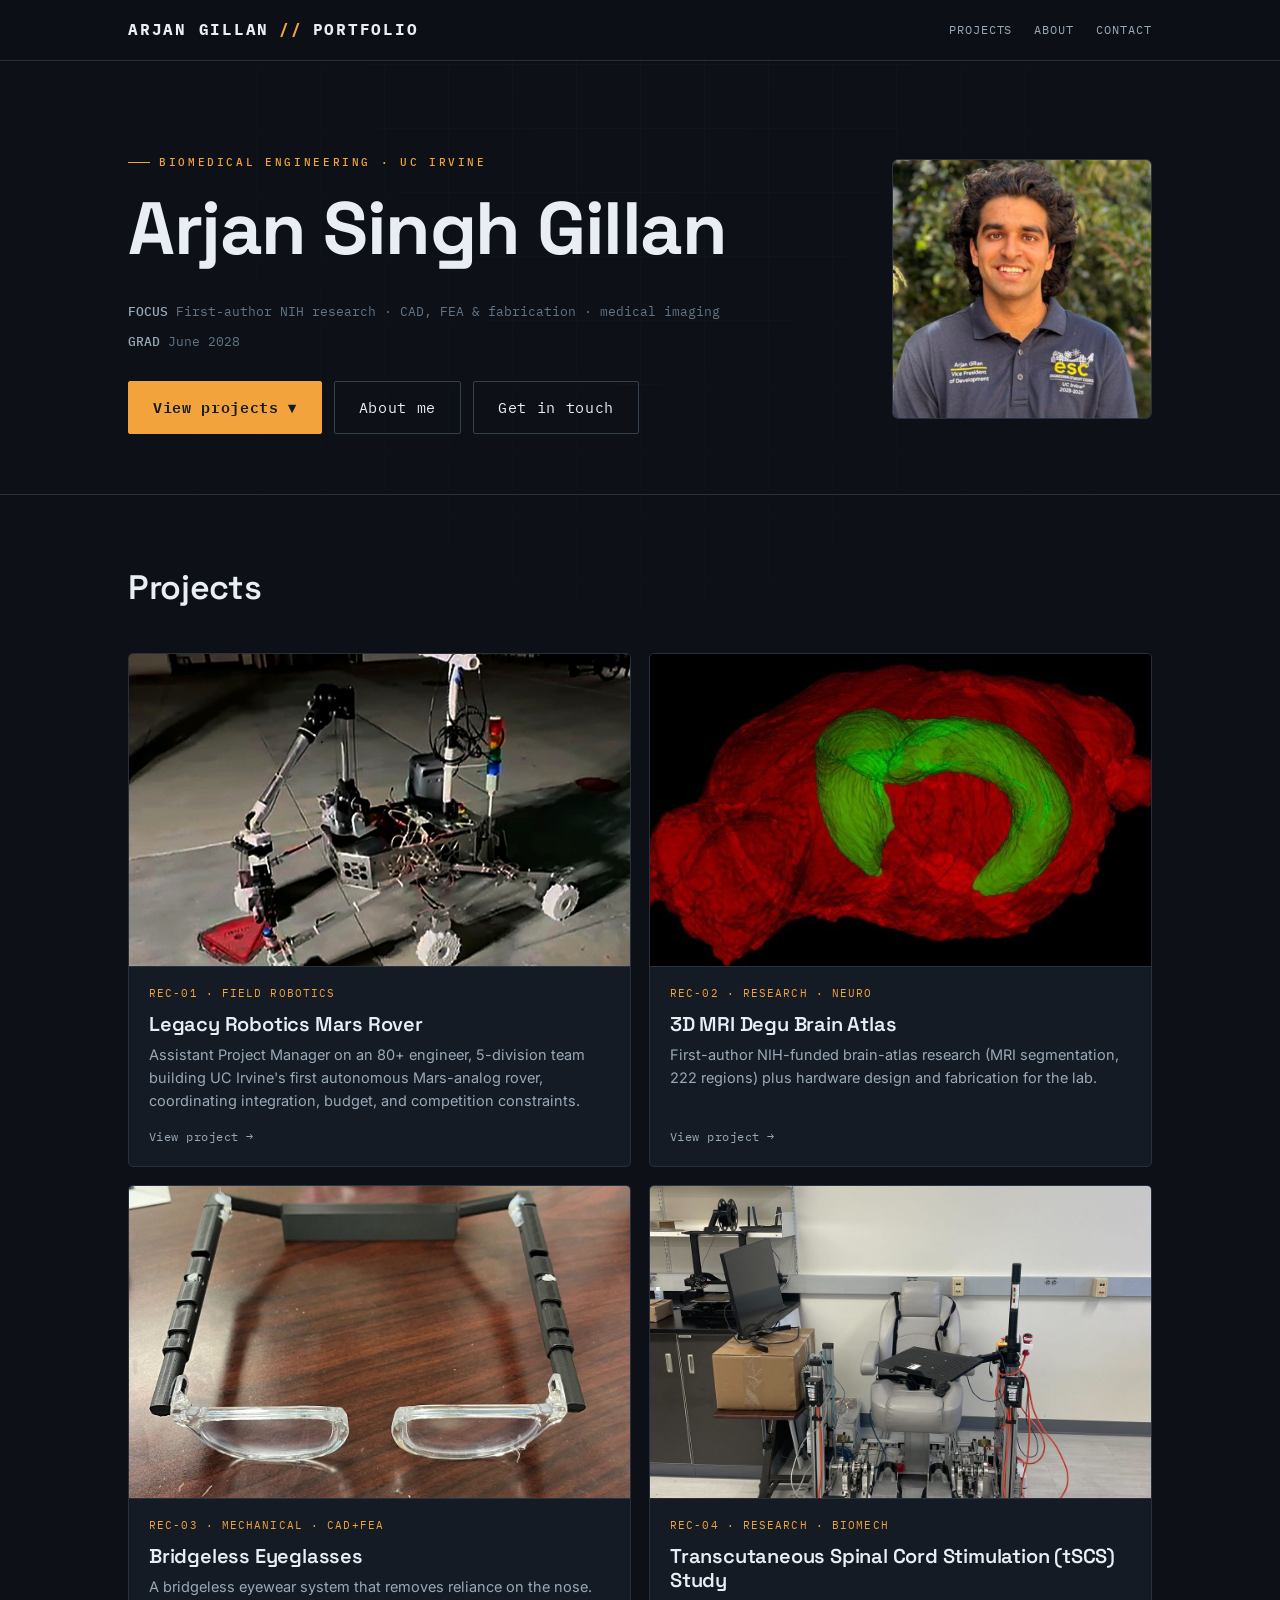
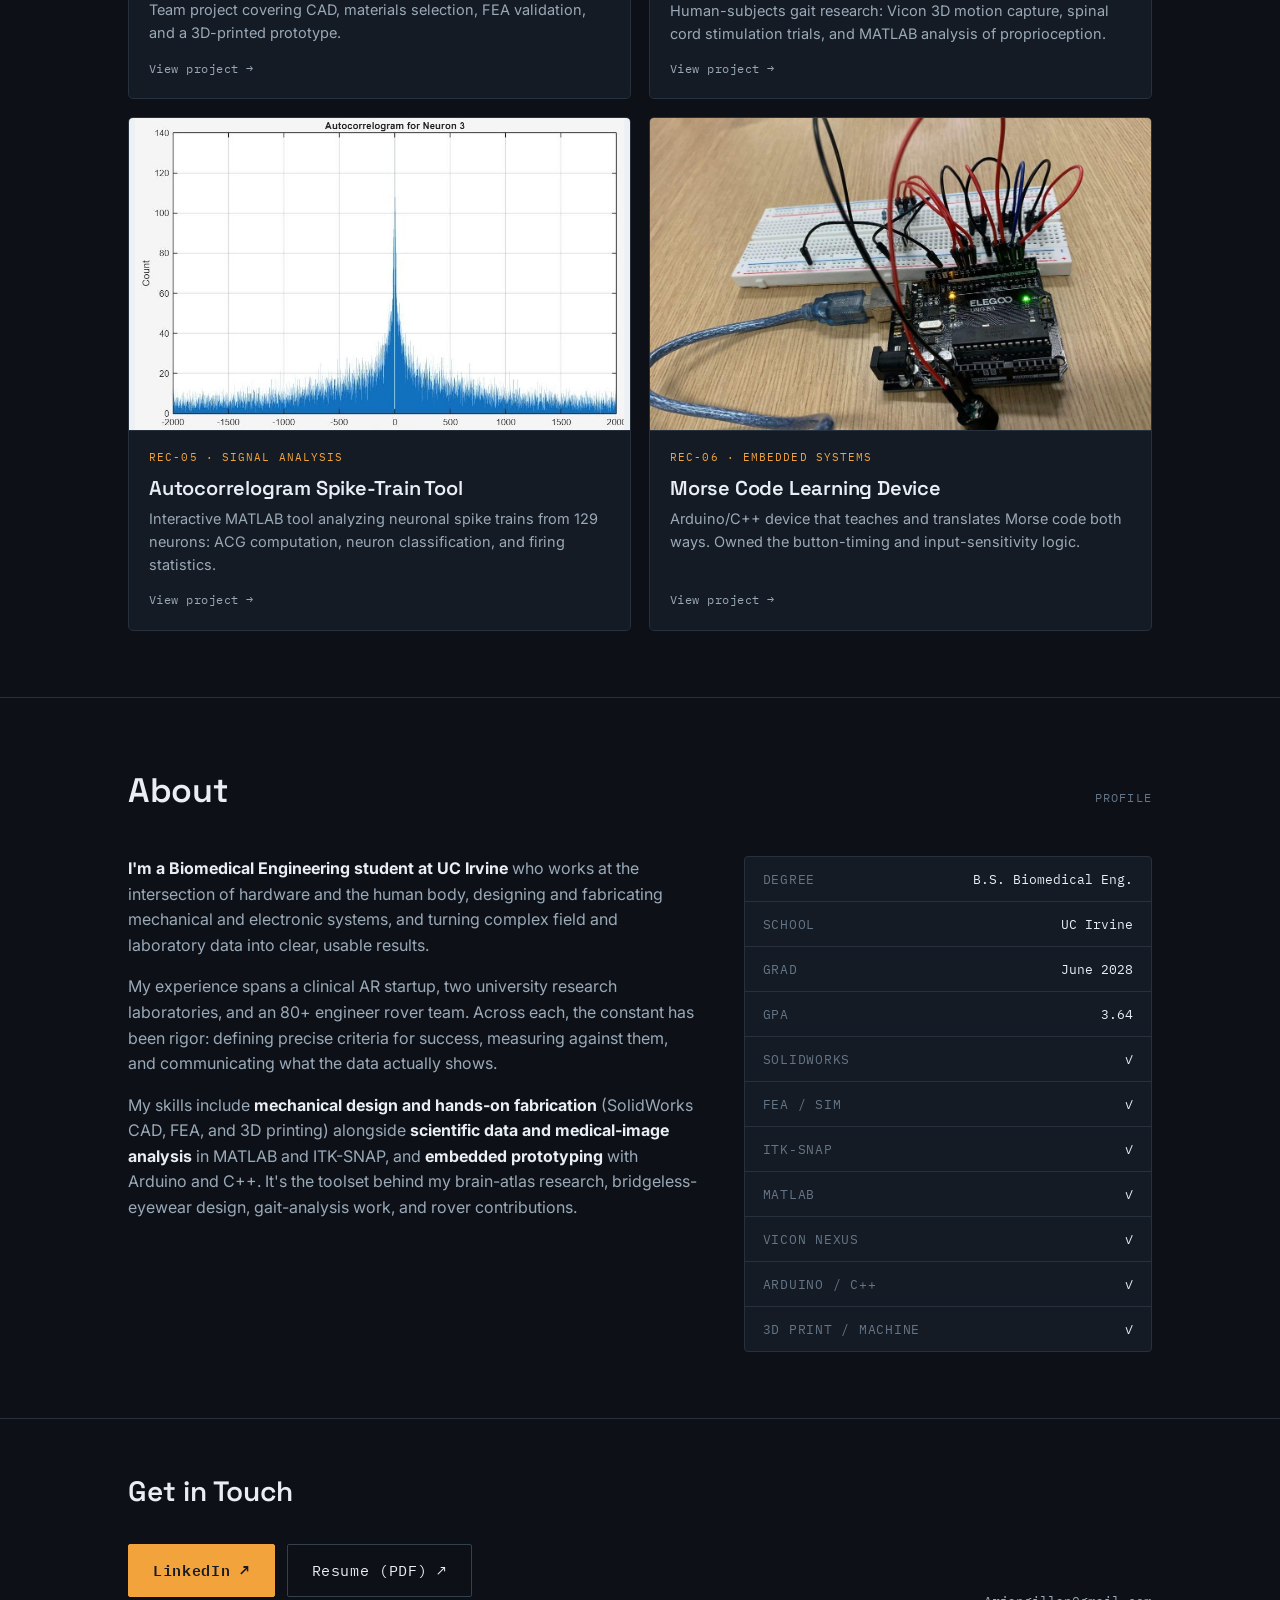
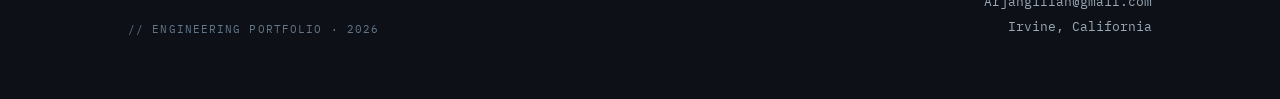
<file: index.html>
<!DOCTYPE html>
<html lang="en">
<head>
<meta charset="UTF-8">
<meta name="viewport" content="width=device-width, initial-scale=1.0">
<title>Arjan Singh Gillan — Biomedical &amp; R&amp;D Engineering</title>
<meta name="description" content="Engineering portfolio of Arjan Singh Gillan, a Biomedical Engineering student at UC Irvine focused on mechanical design, medical imaging, and hands-on R&D.">
<link rel="preconnect" href="https://fonts.googleapis.com">
<link rel="preconnect" href="https://fonts.gstatic.com" crossorigin>
<link href="https://fonts.googleapis.com/css2?family=Space+Grotesk:wght@400;500;600;700&family=IBM+Plex+Mono:wght@400;500;600&family=Inter:wght@400;500;600&display=swap" rel="stylesheet">
<link rel="stylesheet" href="assets/style.css">
<link rel="icon" type="image/png" href="assets/favicon.png">
<link rel="apple-touch-icon" href="assets/favicon.png">
<meta name="theme-color" content="#0d1117">
<!-- Social preview (Open Graph/Twitter) — update the domain when you deploy -->
<meta property="og:type" content="website">
<meta property="og:site_name" content="Arjan Singh Gillan">
<meta property="og:title" content="Arjan Singh Gillan — Biomedical &amp; R&amp;D Engineering">
<meta property="og:description" content="Engineering portfolio of Arjan Singh Gillan, a Biomedical Engineering student at UC Irvine focused on mechanical design, medical imaging, and hands-on R&D.">
<meta property="og:image" content="https://arjangillan.github.io/assets/og-image.png">
<meta property="og:url" content="https://arjangillan.github.io/">
<meta name="twitter:card" content="summary_large_image">
<meta name="twitter:title" content="Arjan Singh Gillan — Biomedical &amp; R&amp;D Engineering">
<meta name="twitter:description" content="Engineering portfolio of Arjan Singh Gillan, a Biomedical Engineering student at UC Irvine focused on mechanical design, medical imaging, and hands-on R&D.">
<meta name="twitter:image" content="https://arjangillan.github.io/assets/og-image.png">
</head>
<body>

<div class="nav">
  <div class="wrap">
    <a class="brand" href="index.html">ARJAN GILLAN <span class="blip">//</span> PORTFOLIO</a>
    <div class="links">
      <a href="index.html#projects">PROJECTS</a>
      <a href="index.html#about" class="hide-sm">ABOUT</a>
      <a href="index.html#contact">CONTACT</a>
    </div>
  </div>
</div>

<header class="hero">
  <div class="wrap">
    <div class="hero-text">
      <div class="eyebrow">Biomedical Engineering · UC Irvine</div>
      <h1>Arjan Singh Gillan</h1>
      <div class="hero-meta">
        <span><b>FOCUS</b> First-author NIH research · CAD, FEA &amp; fabrication · medical imaging</span>
        <span><b>GRAD</b> June 2028</span>
      </div>
      <div class="hero-links">
        <a class="btn primary" href="index.html#projects">View projects ▾</a>
        <a class="btn" href="index.html#about">About me</a>
        <a class="btn" href="index.html#contact">Get in touch</a>
      </div>
    </div>
    <img class="hero-avatar" src="assets/headshot.jpg" alt="Arjan Singh Gillan">
  </div>
</header>

<main>
<section id="projects">
  <div class="wrap">
    <div class="sec-head">
      <h2>Projects</h2>
    </div>

    <div class="grid">

      <a class="card reveal" href="projects/rover.html">
        <div class="thumb"><img loading="lazy" src="assets/rover-photo.jpg" alt="Legacy Robotics Mars rover"></div>
        <div class="cbody">
          <div class="code"><span>REC-01 · FIELD ROBOTICS</span></div>
          <h3>Legacy Robotics Mars Rover</h3>
          <p>Assistant Project Manager on an 80+ engineer, 5-division team building UC Irvine's first autonomous Mars-analog rover, coordinating integration, budget, and competition constraints.</p>
          <div class="go">View project →</div>
        </div>
      </a>

      <a class="card reveal" href="projects/degu-research.html">
        <div class="thumb"><img loading="lazy" src="assets/degu-brain-side.jpg" alt="Degu brain 3D segmentation"></div>
        <div class="cbody">
          <div class="code"><span>REC-02 · RESEARCH · NEURO</span></div>
          <h3>3D MRI Degu Brain Atlas</h3>
          <p>First-author NIH-funded brain-atlas research (MRI segmentation, 222 regions) plus hardware design and fabrication for the lab.</p>
          <div class="go">View project →</div>
        </div>
      </a>

      <a class="card reveal" href="projects/macgyver.html">
        <div class="thumb"><img loading="lazy" src="assets/mac-prototype.jpg" alt="Bridgeless glasses prototype"></div>
        <div class="cbody">
          <div class="code"><span>REC-03 · MECHANICAL · CAD+FEA</span></div>
          <h3>Bridgeless Eyeglasses</h3>
          <p>A bridgeless eyewear system that removes reliance on the nose. Team project covering CAD, materials selection, FEA validation, and a 3D-printed prototype.</p>
          <div class="go">View project →</div>
        </div>
      </a>

      <a class="card reveal" href="projects/rehab-research.html">
        <div class="thumb"><img loading="lazy" src="assets/rehab-rig.jpg" alt="Custom seated dual-pedal robotic rig used for gait and proprioception testing in the lab"></div>
        <div class="cbody">
          <div class="code"><span>REC-04 · RESEARCH · BIOMECH</span></div>
          <h3>Transcutaneous Spinal Cord Stimulation (tSCS) Study</h3>
          <p>Human-subjects gait research: Vicon 3D motion capture, spinal cord stimulation trials, and MATLAB analysis of proprioception.</p>
          <div class="go">View project →</div>
        </div>
      </a>

      <a class="card reveal" href="projects/autocorrelogram.html">
        <div class="thumb"><img loading="lazy" src="assets/acg-plot.jpg" alt="Autocorrelogram plot" class="contain"></div>
        <div class="cbody">
          <div class="code"><span>REC-05 · SIGNAL ANALYSIS</span></div>
          <h3>Autocorrelogram Spike-Train Tool</h3>
          <p>Interactive MATLAB tool analyzing neuronal spike trains from 129 neurons: ACG computation, neuron classification, and firing statistics.</p>
          <div class="go">View project →</div>
        </div>
      </a>

      <a class="card reveal" href="projects/morse.html">
        <div class="thumb"><img loading="lazy" src="assets/morse-prototype.jpg" alt="Morse code Arduino device"></div>
        <div class="cbody">
          <div class="code"><span>REC-06 · EMBEDDED SYSTEMS</span></div>
          <h3>Morse Code Learning Device</h3>
          <p>Arduino/C++ device that teaches and translates Morse code both ways. Owned the button-timing and input-sensitivity logic.</p>
          <div class="go">View project →</div>
        </div>
      </a>

    </div>
  </div>
</section>

<section id="about" class="about">
  <div class="wrap">
    <div class="sec-head">
      <h2>About</h2>
      <div class="index">PROFILE</div>
    </div>
    <div class="about-grid">
      <div class="about reveal">
        <p><b>I'm a Biomedical Engineering student at UC Irvine</b> who works at the intersection of hardware and the human body, designing and fabricating mechanical and electronic systems, and turning complex field and laboratory data into clear, usable results.</p>
        <p>My experience spans a clinical AR startup, two university research laboratories, and an 80+ engineer rover team. Across each, the constant has been rigor: defining precise criteria for success, measuring against them, and communicating what the data actually shows.</p>
        <p>My skills include <b>mechanical design and hands-on fabrication</b> (SolidWorks CAD, FEA, and 3D printing) alongside <b>scientific data and medical-image analysis</b> in MATLAB and ITK-SNAP, and <b>embedded prototyping</b> with Arduino and C++. It's the toolset behind my brain-atlas research, bridgeless-eyewear design, gait-analysis work, and rover contributions.</p>
      </div>
      <div class="spec-list reveal">
        <div class="row"><span class="k">DEGREE</span><span class="v">B.S. Biomedical Eng.</span></div>
        <div class="row"><span class="k">SCHOOL</span><span class="v">UC Irvine</span></div>
        <div class="row"><span class="k">GRAD</span><span class="v">June 2028</span></div>
        <div class="row"><span class="k">GPA</span><span class="v">3.64</span></div>
        <div class="row"><span class="k">SOLIDWORKS</span><span class="v">✓</span></div>
        <div class="row"><span class="k">FEA / SIM</span><span class="v">✓</span></div>
        <div class="row"><span class="k">ITK-SNAP</span><span class="v">✓</span></div>
        <div class="row"><span class="k">MATLAB</span><span class="v">✓</span></div>
        <div class="row"><span class="k">VICON NEXUS</span><span class="v">✓</span></div>
        <div class="row"><span class="k">ARDUINO / C++</span><span class="v">✓</span></div>
        <div class="row"><span class="k">3D PRINT / MACHINE</span><span class="v">✓</span></div>
      </div>
    </div>
  </div>
</section>

<footer id="contact">
  <div class="wrap">
    <div>
      <div class="big">Get in Touch</div>
      <div class="hero-links">
        <a class="btn primary" href="https://www.linkedin.com/in/arjan-gillan/" target="_blank" rel="noopener">LinkedIn ↗</a>
        <a class="btn" href="assets/Arjan_Singh_Gillan_Resume.pdf" target="_blank" rel="noopener">Resume (PDF) ↗</a>
      </div>
      <div class="sign">// ENGINEERING PORTFOLIO · 2026</div>
    </div>
    <div class="contact">
      <div><a href="mailto:Arjangillan@gmail.com">Arjangillan@gmail.com</a></div>
      <div>Irvine, California</div>
    </div>
  </div>
</footer>
</main>

<script>
  const io=new IntersectionObserver((es)=>{es.forEach(e=>{if(e.isIntersecting){e.target.classList.add('in');io.unobserve(e.target)}})},{threshold:.12});
  document.querySelectorAll('.reveal').forEach(el=>io.observe(el));
</script>
</body>
</html>
</file>
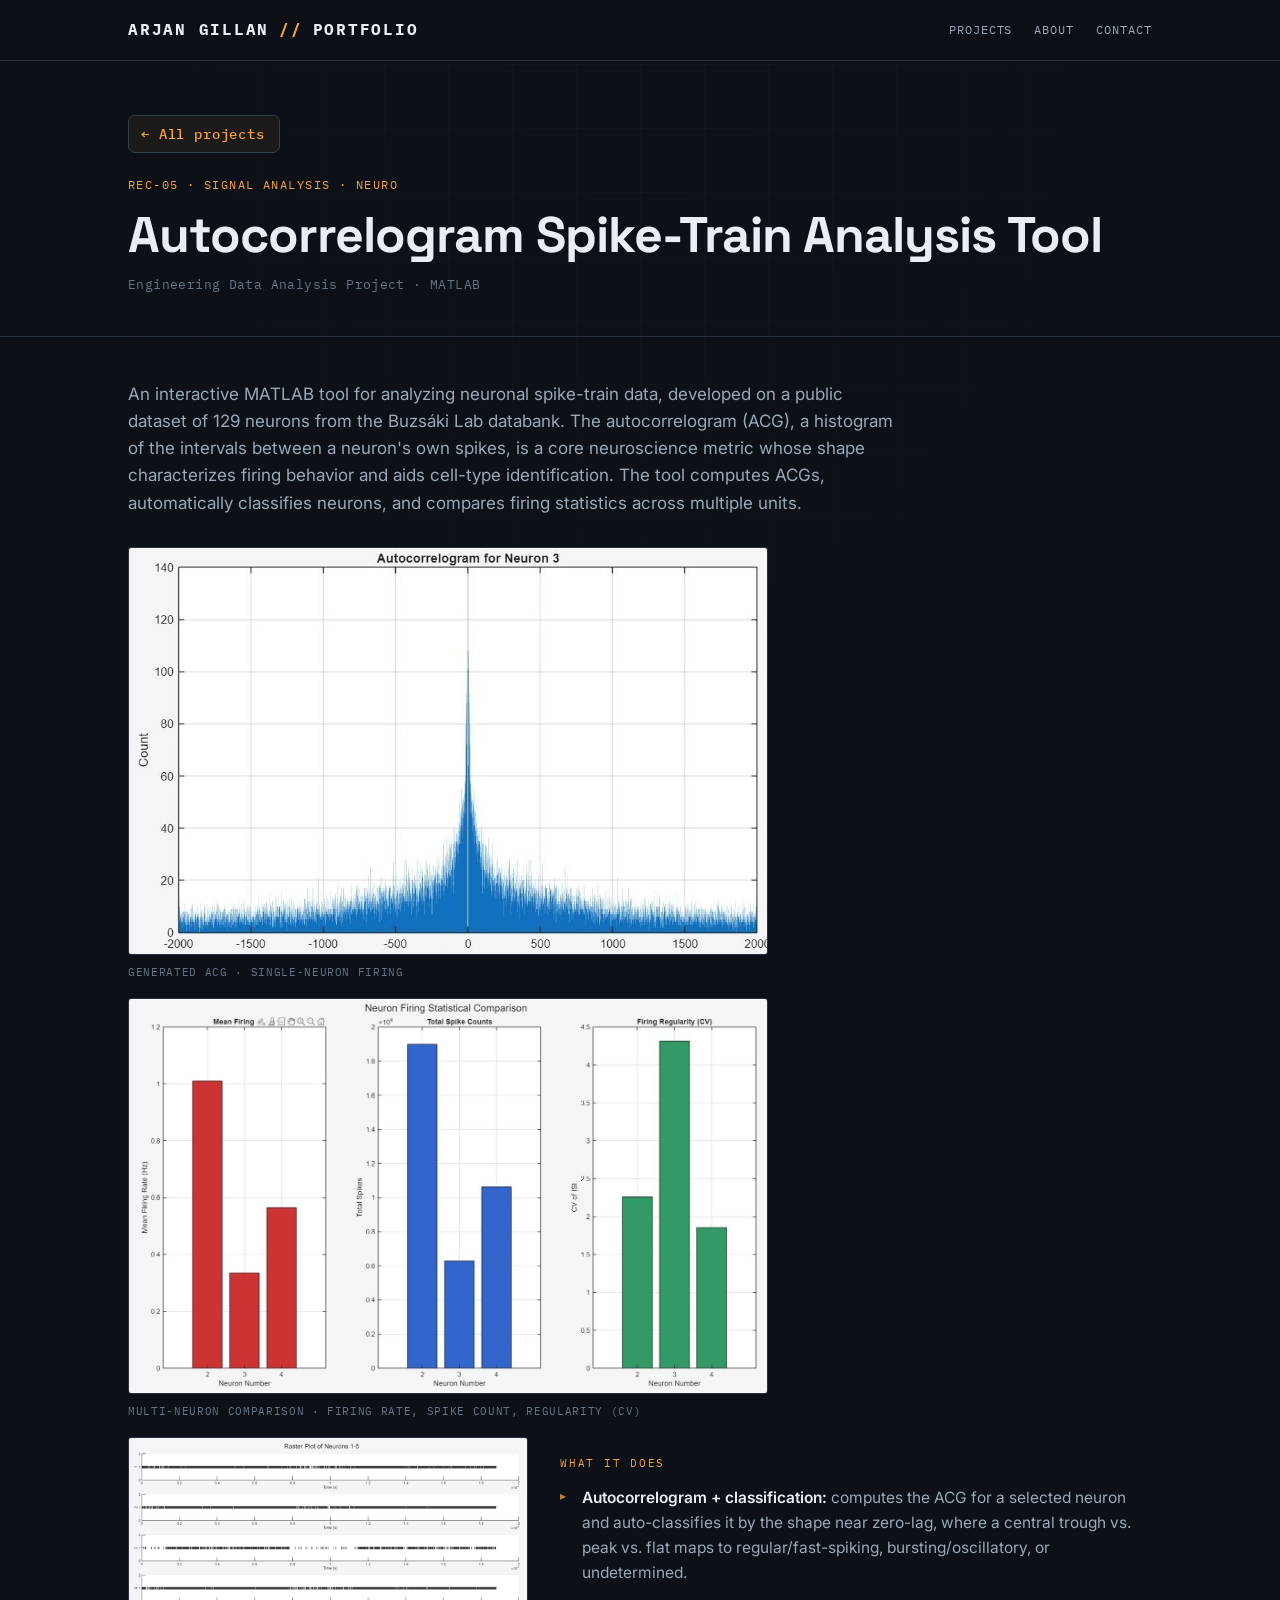
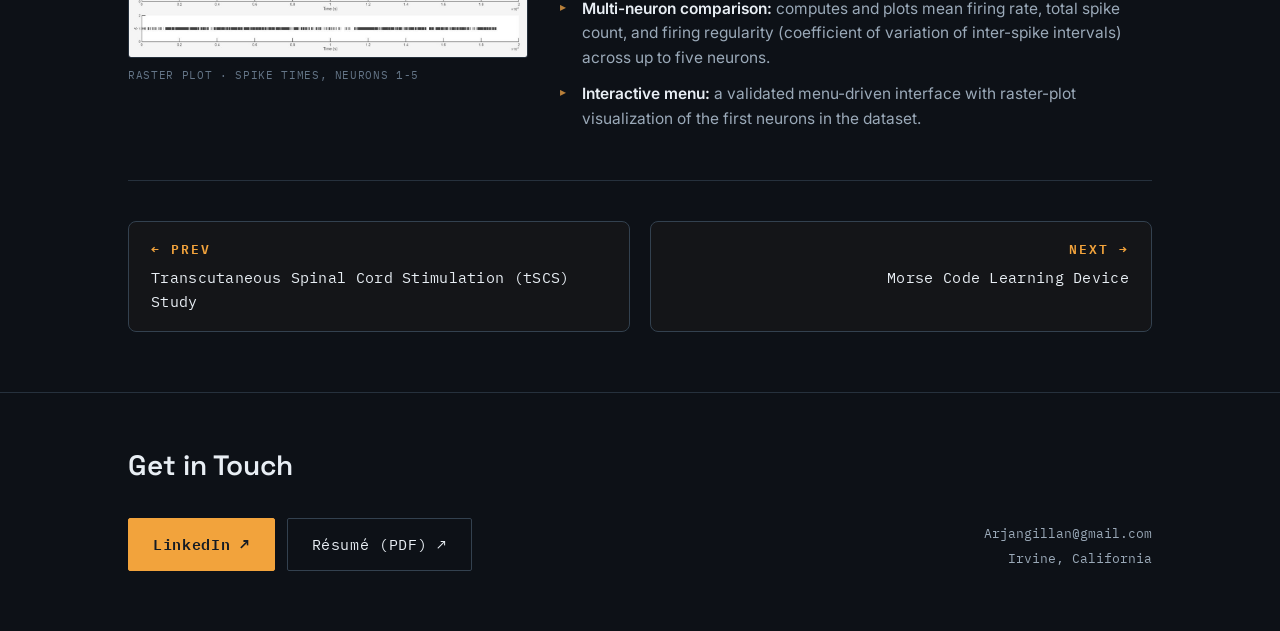
<file: autocorrelogram.html>
<!DOCTYPE html>
<html lang="en">
<head>
<meta charset="UTF-8">
<meta name="viewport" content="width=device-width, initial-scale=1.0">
<title>Autocorrelogram Spike-Train Analysis Tool — Arjan Singh Gillan</title>
<meta name="description" content="Interactive MATLAB tool for analyzing neuronal spike trains: ACG computation, automatic neuron classification, and multi-neuron firing statistics.">
<link rel="preconnect" href="https://fonts.googleapis.com">
<link rel="preconnect" href="https://fonts.gstatic.com" crossorigin>
<link href="https://fonts.googleapis.com/css2?family=Space+Grotesk:wght@400;500;600;700&family=IBM+Plex+Mono:wght@400;500;600&family=Inter:wght@400;500;600&display=swap" rel="stylesheet">
<link rel="stylesheet" href="../assets/style.css">
<style>
  .gallery.equal{grid-template-columns:1fr 1fr}
  .gallery.equal figure img{height:300px;object-fit:contain}
  @media(max-width:640px){.gallery.equal figure img{height:auto}}
  .proj-body figure.media-real.acg-raster-fig:not(.poster-fig):not(.wide){width:40%;max-width:400px;margin:8px 32px 14px 0}
  @media(max-width:700px){.proj-body figure.media-real.acg-raster-fig:not(.poster-fig):not(.wide){width:auto;max-width:none;margin:20px 0 8px}}
</style>
<link rel="icon" type="image/png" href="../assets/favicon.png">
<link rel="apple-touch-icon" href="../assets/favicon.png">
<meta name="theme-color" content="#0d1117">
<!-- Social preview (Open Graph/Twitter) — update the domain when you deploy -->
<meta property="og:type" content="website">
<meta property="og:site_name" content="Arjan Singh Gillan">
<meta property="og:title" content="Autocorrelogram Spike-Train Analysis Tool — Arjan Singh Gillan">
<meta property="og:description" content="Interactive MATLAB tool for analyzing neuronal spike trains: ACG computation, automatic neuron classification, and multi-neuron firing statistics.">
<meta property="og:image" content="https://arjangillan.com/assets/og-image.png">
<meta property="og:url" content="https://arjangillan.com/projects/autocorrelogram.html">
<meta name="twitter:card" content="summary_large_image">
<meta name="twitter:title" content="Autocorrelogram Spike-Train Analysis Tool — Arjan Singh Gillan">
<meta name="twitter:description" content="Interactive MATLAB tool for analyzing neuronal spike trains: ACG computation, automatic neuron classification, and multi-neuron firing statistics.">
<meta name="twitter:image" content="https://arjangillan.com/assets/og-image.png">
</head>
<body>

<div class="nav">
  <div class="wrap">
    <a class="brand" href="../index.html">ARJAN GILLAN <span class="blip">//</span> PORTFOLIO</a>
    <div class="links">
      <a href="../index.html#projects">PROJECTS</a>
      <a href="../index.html#about" class="hide-sm">ABOUT</a>
      <a href="../index.html#contact">CONTACT</a>
    </div>
  </div>
</div>

<header class="proj-hero">
  <div class="wrap">
    <a class="crumb" href="../index.html#projects">← All projects</a>
    <div class="code">REC-05 · SIGNAL ANALYSIS · NEURO</div>
    <h1>Autocorrelogram Spike-Train Analysis Tool</h1>
    <div class="role">Engineering Data Analysis Project · MATLAB</div>
  </div>
</header>

<main class="proj-body">
  <div class="wrap">
    <p class="lead reveal">
      An interactive MATLAB tool for analyzing neuronal spike-train data, developed on a public dataset
      of 129 neurons from the Buzsáki Lab databank. The autocorrelogram (ACG), a histogram of the
      intervals between a neuron's own spikes, is a core neuroscience metric whose shape characterizes
      firing behavior and aids cell-type identification. The tool computes ACGs, automatically classifies
      neurons, and compares firing statistics across multiple units.
    </p>

    <figure class="media-real wide reveal" style="max-width:640px;margin:16px 0 8px">
      <img loading="lazy" src="../assets/acg-plot.jpg" alt="Autocorrelogram plot for a single neuron">
      <figcaption>GENERATED ACG · SINGLE-NEURON FIRING</figcaption>
    </figure>

    <figure class="media-real wide reveal" style="max-width:640px;margin:16px 0 8px">
      <img loading="lazy" src="../assets/acg-stats.jpg" alt="Bar charts comparing firing rate, spike count, and regularity across neurons">
      <figcaption>MULTI-NEURON COMPARISON · FIRING RATE, SPIKE COUNT, REGULARITY (CV)</figcaption>
    </figure>

    <figure class="media-real reveal acg-raster-fig">
      <img loading="lazy" src="../assets/acg-raster.jpg" alt="Raster plot of five neurons">
      <figcaption>RASTER PLOT · SPIKE TIMES, NEURONS 1-5</figcaption>
    </figure>

    <div class="subhead reveal">What It Does</div>
    <ul class="plist reveal">
      <li><b>Autocorrelogram + classification:</b> computes the ACG for a selected neuron and auto-classifies it by the shape near zero-lag, where a central trough vs. peak vs. flat maps to regular/fast-spiking, bursting/oscillatory, or undetermined.</li>
      <li><b>Multi-neuron comparison:</b> computes and plots mean firing rate, total spike count, and firing regularity (coefficient of variation of inter-spike intervals) across up to five neurons.</li>
      <li><b>Interactive menu:</b> a validated menu-driven interface with raster-plot visualization of the first neurons in the dataset.</li>
    </ul>

    <div class="pager">
      <a class="prev" href="rehab-research.html"><span class="lbl">← PREV</span>Transcutaneous Spinal Cord Stimulation (tSCS) Study</a>
      <a class="next" href="morse.html"><span class="lbl">NEXT →</span>Morse Code Learning Device</a>

    </div>
  </div>
</main>

<footer style="border-top:1px solid var(--line)">
  <div class="wrap">
    <div>
      <div class="big">Get in Touch</div>
      <div class="hero-links">
        <a class="btn primary" href="https://www.linkedin.com/in/arjan-gillan/" target="_blank" rel="noopener">LinkedIn ↗</a>
        <a class="btn" href="../assets/Arjan_Singh_Gillan_Resume.pdf" target="_blank" rel="noopener">Résumé (PDF) ↗</a>
      </div>
    </div>
    <div class="contact">
      <div><a href="mailto:Arjangillan@gmail.com">Arjangillan@gmail.com</a></div>
      <div>Irvine, California</div>
    </div>
  </div>
</footer>

<script>
  const io=new IntersectionObserver((es)=>{es.forEach(e=>{if(e.isIntersecting){e.target.classList.add('in');io.unobserve(e.target)}})},{threshold:.1});
  document.querySelectorAll('.reveal').forEach(el=>io.observe(el));
</script>
</body>
</html>
</file>
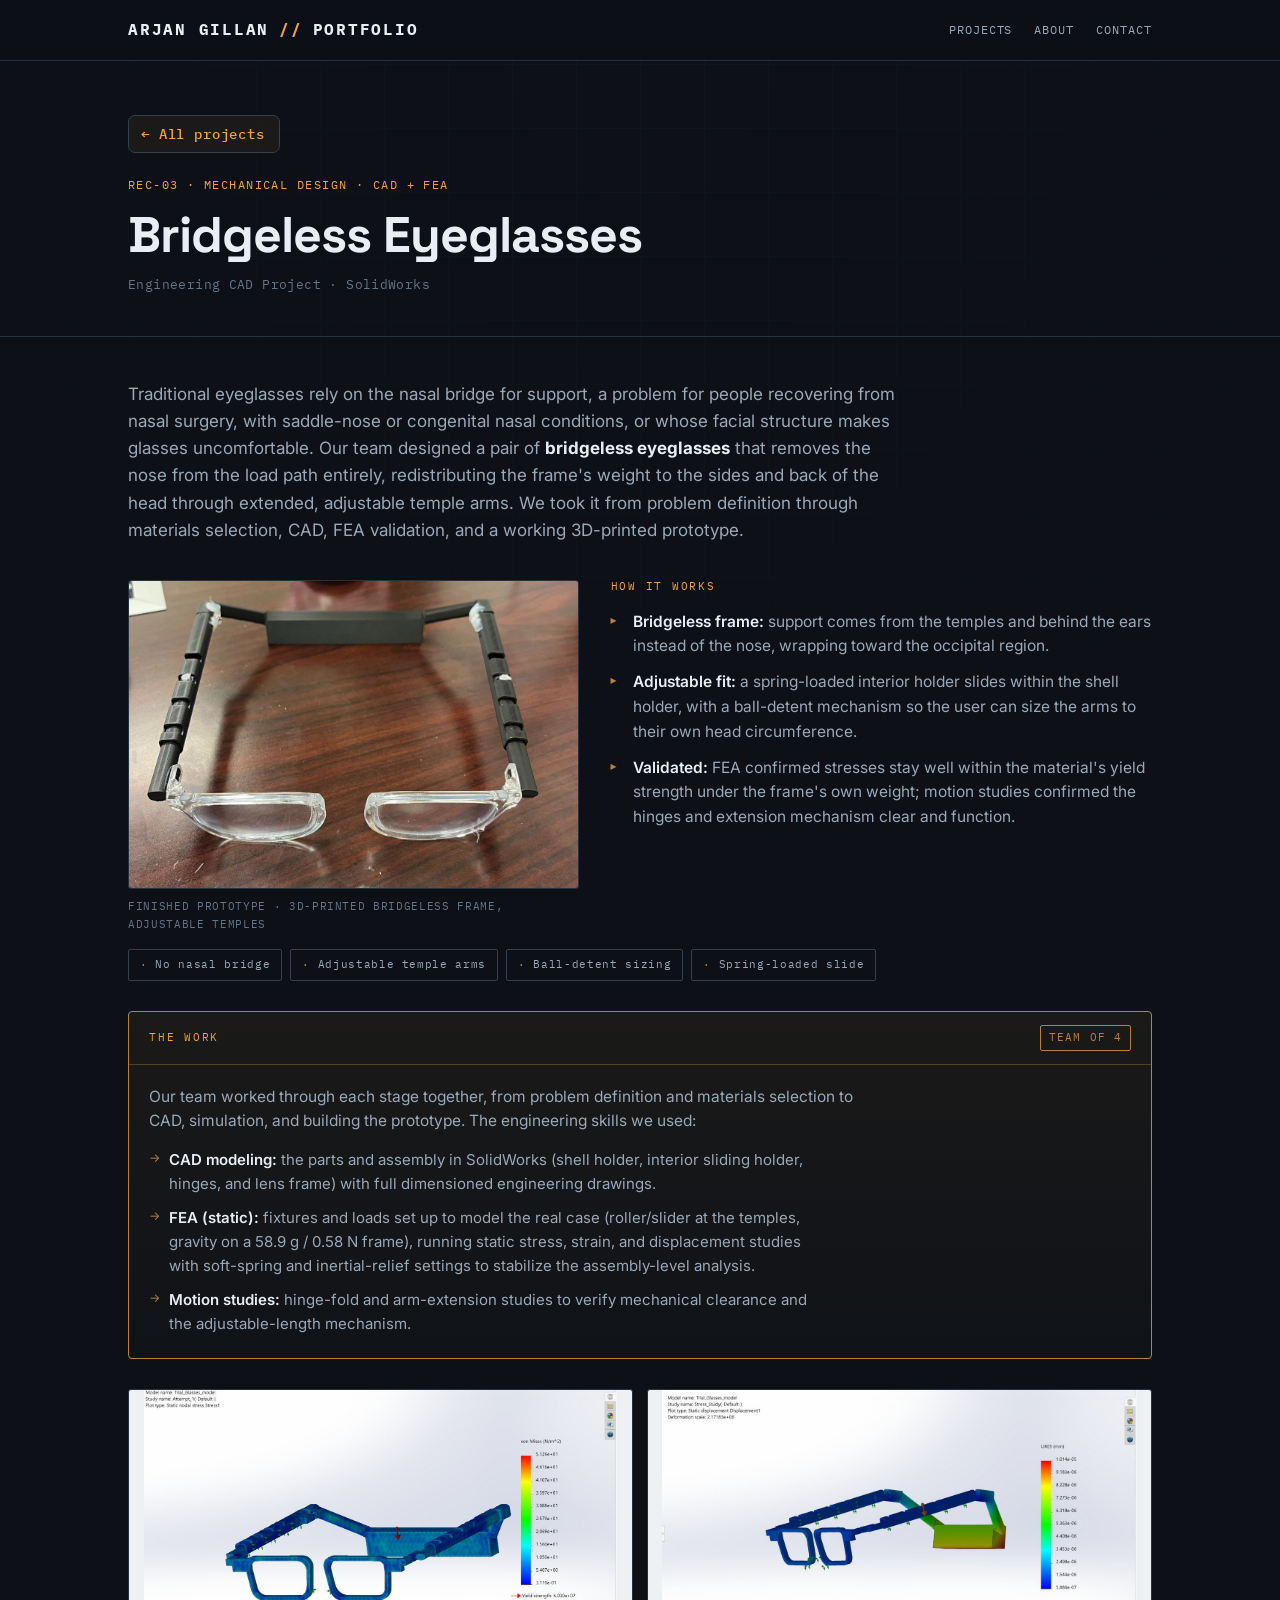
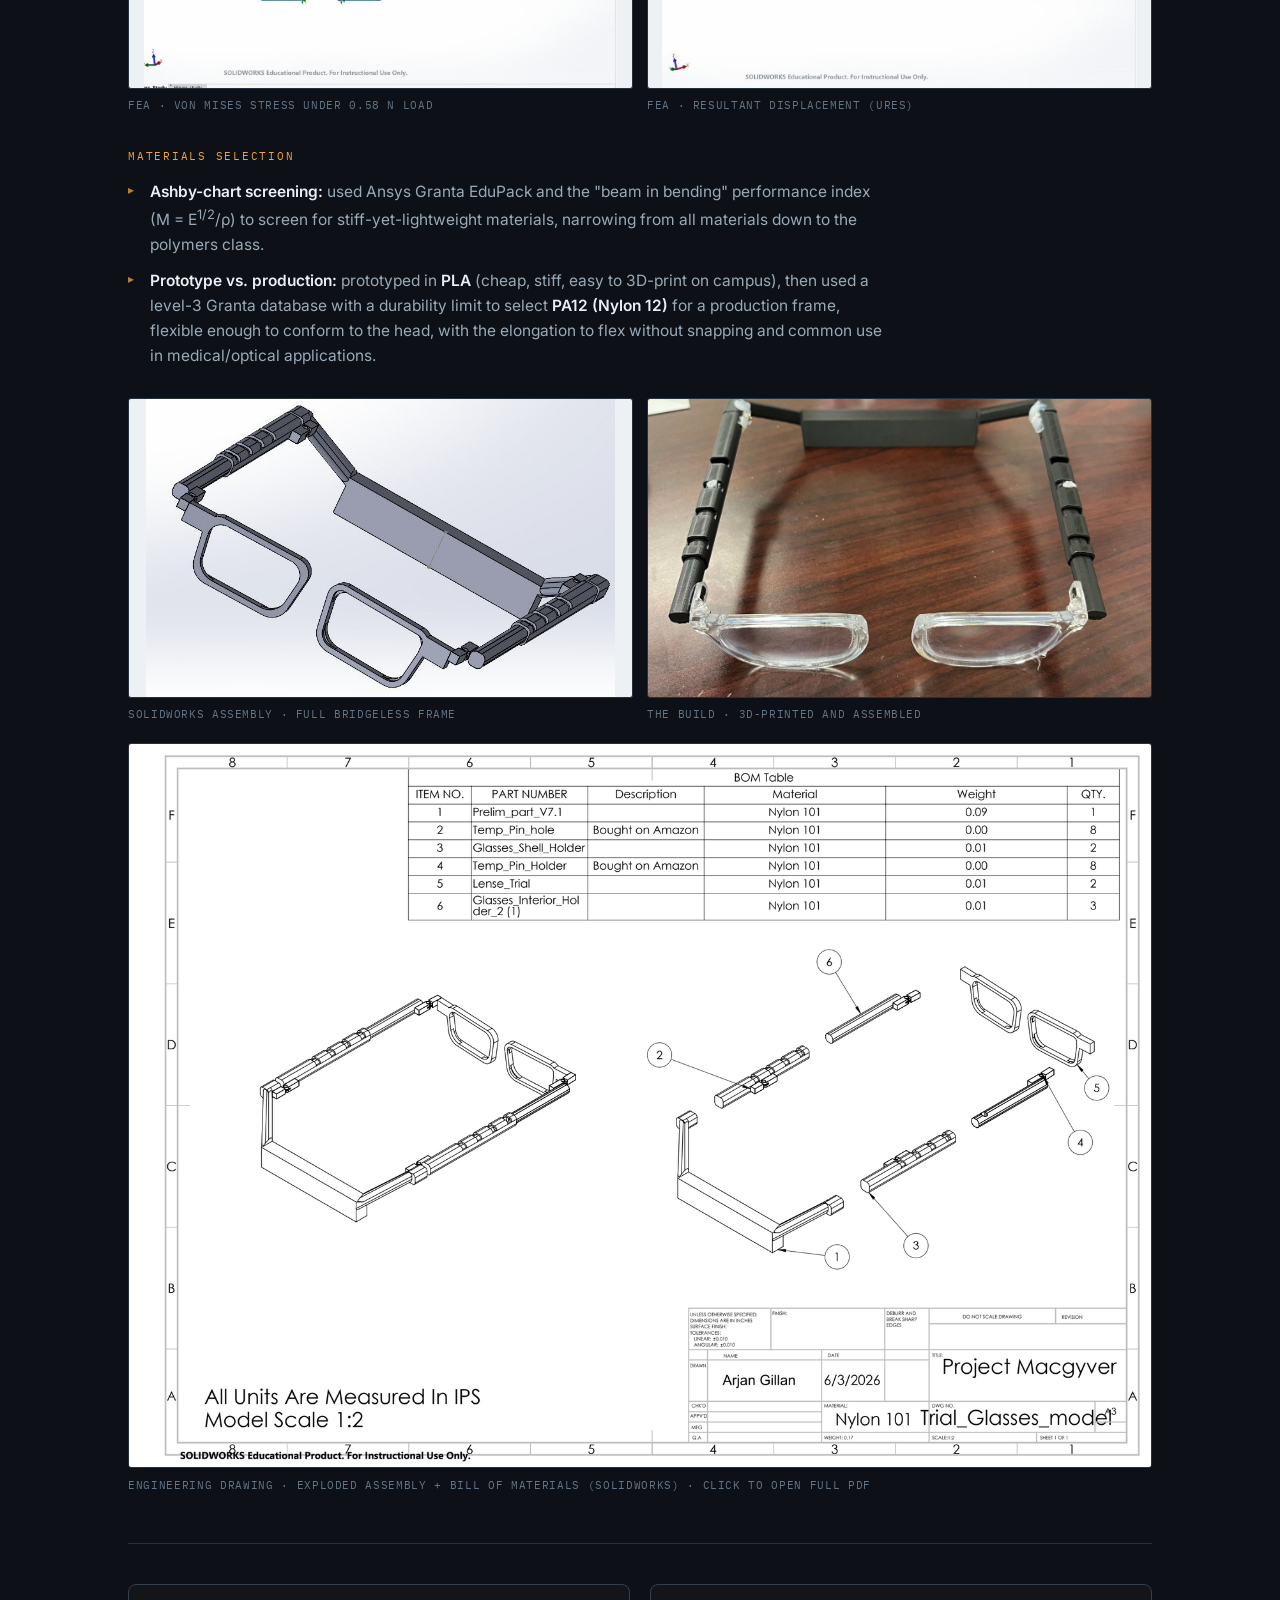
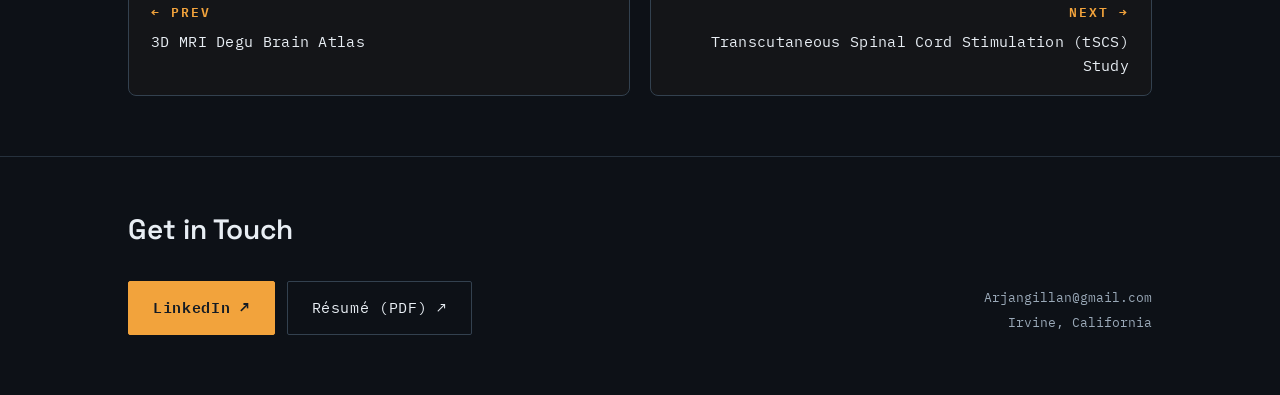
<file: macgyver.html>
<!DOCTYPE html>
<html lang="en">
<head>
<meta charset="UTF-8">
<meta name="viewport" content="width=device-width, initial-scale=1.0">
<title>Bridgeless Eyeglasses — Arjan Singh Gillan</title>
<meta name="description" content="A bridgeless eyewear system that removes reliance on the nasal bridge; full CAD, materials selection, SolidWorks FEA, and a working 3D-printed prototype.">
<link rel="preconnect" href="https://fonts.googleapis.com">
<link rel="preconnect" href="https://fonts.gstatic.com" crossorigin>
<link href="https://fonts.googleapis.com/css2?family=Space+Grotesk:wght@400;500;600;700&family=IBM+Plex+Mono:wght@400;500;600&family=Inter:wght@400;500;600&display=swap" rel="stylesheet">
<link rel="stylesheet" href="../assets/style.css">
<style>
  .gallery.equal{grid-template-columns:1fr 1fr}
  .gallery.equal figure img{height:300px;object-fit:cover}
  .gallery.equal .cad img{object-fit:contain}
  @media(max-width:640px){.gallery.equal figure img{height:auto}}
</style>
<link rel="icon" type="image/png" href="../assets/favicon.png">
<link rel="apple-touch-icon" href="../assets/favicon.png">
<meta name="theme-color" content="#0d1117">
<!-- Social preview (Open Graph/Twitter) — update the domain when you deploy -->
<meta property="og:type" content="website">
<meta property="og:site_name" content="Arjan Singh Gillan">
<meta property="og:title" content="Bridgeless Eyeglasses — Arjan Singh Gillan">
<meta property="og:description" content="A bridgeless eyewear system that removes reliance on the nasal bridge; full CAD, materials selection, SolidWorks FEA, and a working 3D-printed prototype.">
<meta property="og:image" content="https://arjangillan.com/assets/og-image.png">
<meta property="og:url" content="https://arjangillan.com/projects/macgyver.html">
<meta name="twitter:card" content="summary_large_image">
<meta name="twitter:title" content="Bridgeless Eyeglasses — Arjan Singh Gillan">
<meta name="twitter:description" content="A bridgeless eyewear system that removes reliance on the nasal bridge; full CAD, materials selection, SolidWorks FEA, and a working 3D-printed prototype.">
<meta name="twitter:image" content="https://arjangillan.com/assets/og-image.png">
</head>
<body>

<div class="nav">
  <div class="wrap">
    <a class="brand" href="../index.html">ARJAN GILLAN <span class="blip">//</span> PORTFOLIO</a>
    <div class="links">
      <a href="../index.html#projects">PROJECTS</a>
      <a href="../index.html#about" class="hide-sm">ABOUT</a>
      <a href="../index.html#contact">CONTACT</a>
    </div>
  </div>
</div>

<header class="proj-hero">
  <div class="wrap">
    <a class="crumb" href="../index.html#projects">← All projects</a>
    <div class="code">REC-03 · MECHANICAL DESIGN · CAD + FEA</div>
    <h1>Bridgeless Eyeglasses</h1>
    <div class="role">Engineering CAD Project · SolidWorks</div>
  </div>
</header>

<main class="proj-body">
  <div class="wrap">
    <p class="lead reveal">
      Traditional eyeglasses rely on the nasal bridge for support, a problem for people recovering from
      nasal surgery, with saddle-nose or congenital nasal conditions, or whose facial structure makes
      glasses uncomfortable. Our team designed a pair of <b>bridgeless eyeglasses</b> that removes the nose
      from the load path entirely, redistributing the frame's weight to the sides and back of the head
      through extended, adjustable temple arms. We took it from problem definition through materials
      selection, CAD, FEA validation, and a working 3D-printed prototype.
    </p>

    <figure class="media-real reveal">
      <img loading="lazy" src="../assets/mac-prototype.jpg" alt="Finished 3D-printed bridgeless glasses prototype with clear lenses">
      <figcaption>FINISHED PROTOTYPE · 3D-PRINTED BRIDGELESS FRAME, ADJUSTABLE TEMPLES</figcaption>
    </figure>

    <div class="subhead reveal">How It Works</div>
    <ul class="plist reveal">
      <li><b>Bridgeless frame:</b> support comes from the temples and behind the ears instead of the nose, wrapping toward the occipital region.</li>
      <li><b>Adjustable fit:</b> a spring-loaded interior holder slides within the shell holder, with a ball-detent mechanism so the user can size the arms to their own head circumference.</li>
      <li><b>Validated:</b> FEA confirmed stresses stay well within the material's yield strength under the frame's own weight; motion studies confirmed the hinges and extension mechanism clear and function.</li>
    </ul>

    <div class="chips reveal">
      <div class="m"><span>·</span> No nasal bridge</div>
      <div class="m"><span>·</span> Adjustable temple arms</div>
      <div class="m"><span>·</span> Ball-detent sizing</div>
      <div class="m"><span>·</span> Spring-loaded slide</div>
    </div>

    <div class="focus reveal">
      <div class="fhead">The Work <span class="tagme">Team of 4</span></div>
      <div class="fbody">
        <p>
          Our team worked through each stage together, from
          problem definition and materials selection to CAD, simulation, and building the prototype. The
          engineering skills we used:
        </p>
        <ul>
          <li><b>CAD modeling:</b> the parts and assembly in SolidWorks (shell holder, interior sliding holder, hinges, and lens frame) with full dimensioned engineering drawings.</li>
          <li><b>FEA (static):</b> fixtures and loads set up to model the real case (roller/slider at the temples, gravity on a 58.9 g / 0.58 N frame), running static stress, strain, and displacement studies with soft-spring and inertial-relief settings to stabilize the assembly-level analysis.</li>
          <li><b>Motion studies:</b> hinge-fold and arm-extension studies to verify mechanical clearance and the adjustable-length mechanism.</li>
        </ul>
      </div>
    </div>

    <div class="gallery equal reveal">
      <figure class="cad">
        <img loading="lazy" src="../assets/mac-stress.jpg" alt="SolidWorks von Mises stress plot of the glasses frame">
        <figcaption>FEA · von Mises stress under 0.58 N load</figcaption>
      </figure>
      <figure class="cad">
        <img loading="lazy" src="../assets/mac-displacement.jpg" alt="SolidWorks displacement plot of the glasses frame">
        <figcaption>FEA · resultant displacement (URES)</figcaption>
      </figure>
    </div>

    <div class="subhead reveal">Materials Selection</div>
    <ul class="plist reveal">
      <li><b>Ashby-chart screening:</b> used Ansys Granta EduPack and the "beam in bending" performance index (M = E<sup>1/2</sup>/ρ) to screen for stiff-yet-lightweight materials, narrowing from all materials down to the polymers class.</li>
      <li><b>Prototype vs. production:</b> prototyped in <b>PLA</b> (cheap, stiff, easy to 3D-print on campus), then used a level-3 Granta database with a durability limit to select <b>PA12 (Nylon 12)</b> for a production frame, flexible enough to conform to the head, with the elongation to flex without snapping and common use in medical/optical applications.</li>
    </ul>

    <div class="gallery equal reveal">
      <figure class="cad">
        <img loading="lazy" src="../assets/mac-cad-iso.jpg" alt="SolidWorks isometric render of the full bridgeless glasses assembly">
        <figcaption>SolidWorks assembly · full bridgeless frame</figcaption>
      </figure>
      <figure>
        <img loading="lazy" src="../assets/mac-prototype.jpg" alt="Assembled bridgeless glasses prototype">
        <figcaption>The build · 3D-printed and assembled</figcaption>
      </figure>
    </div>

    <figure class="media-real wide poster-fig reveal">
      <a href="../assets/mac-drawing.pdf" target="_blank" rel="noopener">
        <img loading="lazy" src="../assets/mac-drawing.png" alt="SolidWorks engineering drawing of the bridgeless glasses assembly — exploded view and bill of materials">
      </a>
      <figcaption>ENGINEERING DRAWING · EXPLODED ASSEMBLY + BILL OF MATERIALS (SOLIDWORKS) · CLICK TO OPEN FULL PDF</figcaption>
    </figure>

    <div class="pager">
      <a class="prev" href="degu-research.html"><span class="lbl">← PREV</span>3D MRI Degu Brain Atlas</a>
      <a class="next" href="rehab-research.html"><span class="lbl">NEXT →</span>Transcutaneous Spinal Cord Stimulation (tSCS) Study</a>

    </div>
  </div>
</main>

<footer style="border-top:1px solid var(--line)">
  <div class="wrap">
    <div>
      <div class="big">Get in Touch</div>
      <div class="hero-links">
        <a class="btn primary" href="https://www.linkedin.com/in/arjan-gillan/" target="_blank" rel="noopener">LinkedIn ↗</a>
        <a class="btn" href="../assets/Arjan_Singh_Gillan_Resume.pdf" target="_blank" rel="noopener">Résumé (PDF) ↗</a>
      </div>
    </div>
    <div class="contact">
      <div><a href="mailto:Arjangillan@gmail.com">Arjangillan@gmail.com</a></div>
      <div>Irvine, California</div>
    </div>
  </div>
</footer>

<script>
  const io=new IntersectionObserver((es)=>{es.forEach(e=>{if(e.isIntersecting){e.target.classList.add('in');io.unobserve(e.target)}})},{threshold:.1});
  document.querySelectorAll('.reveal').forEach(el=>io.observe(el));
</script>
</body>
</html>
</file>
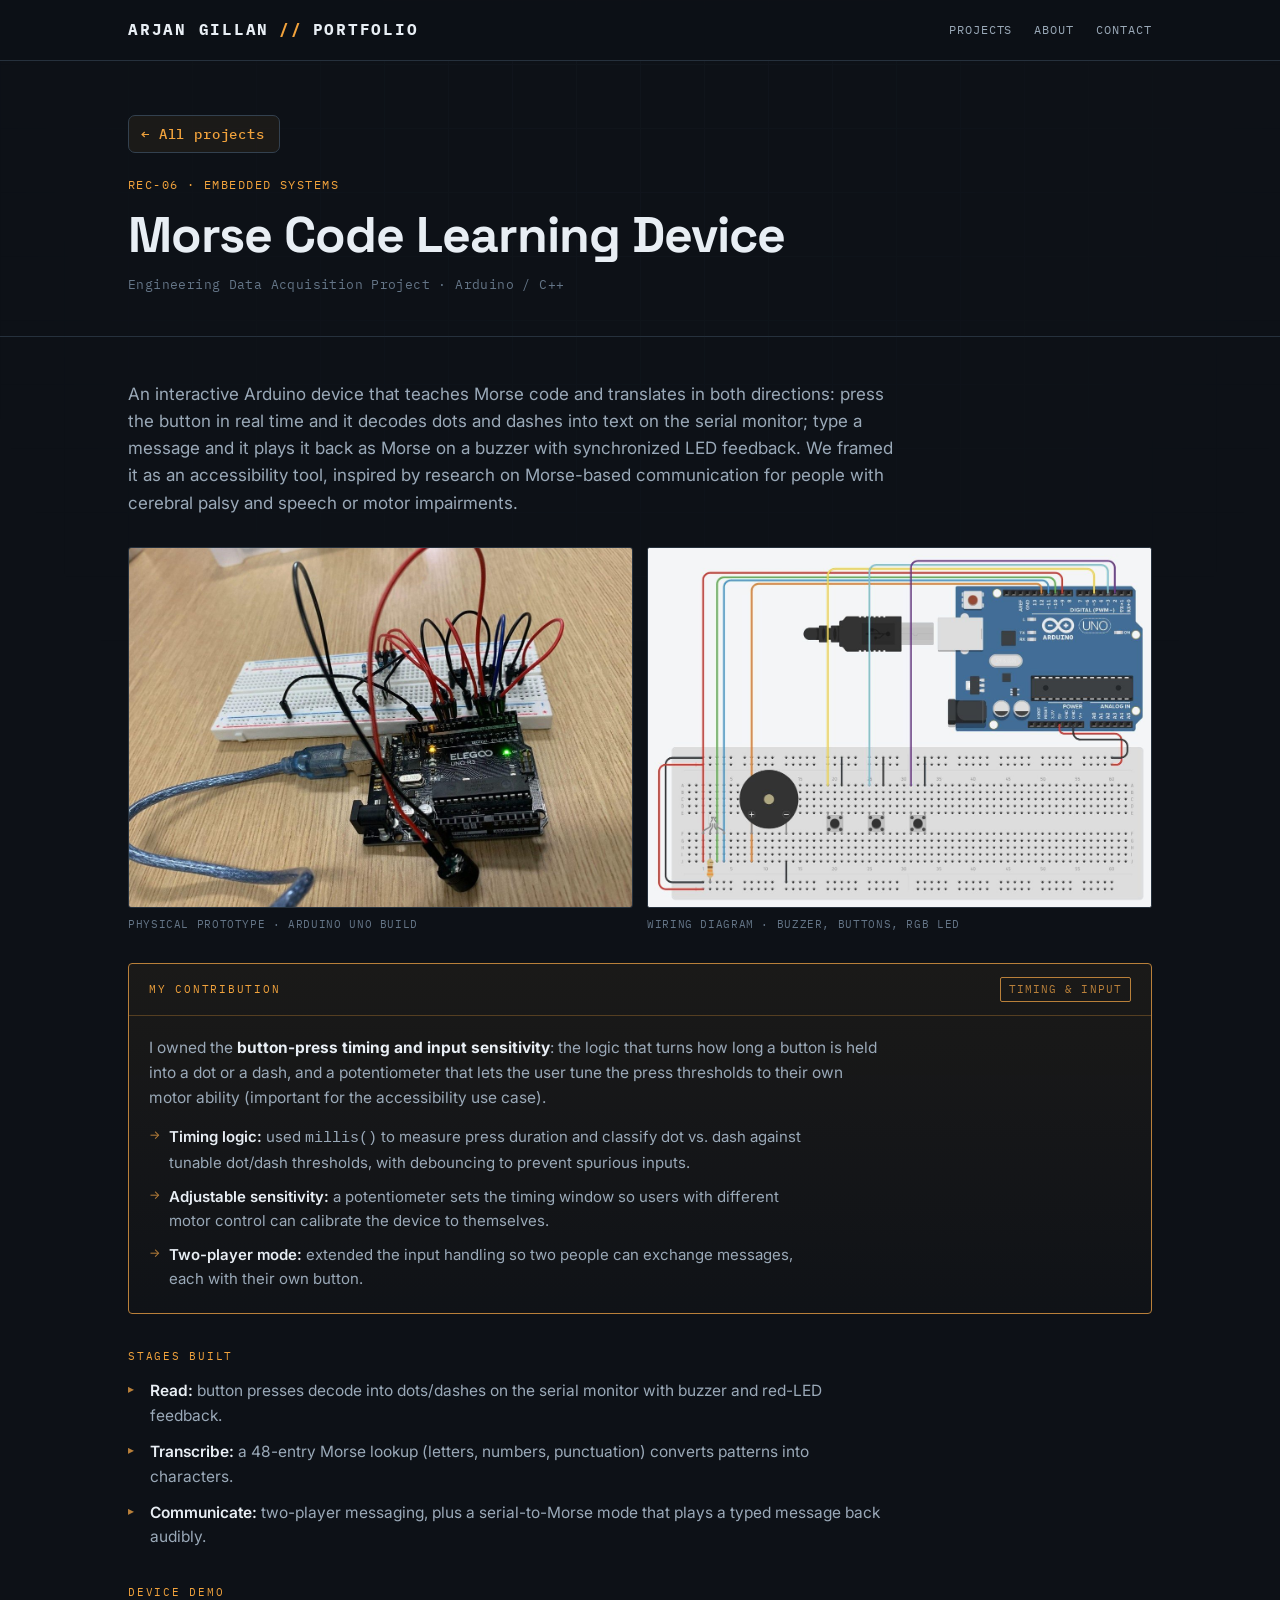
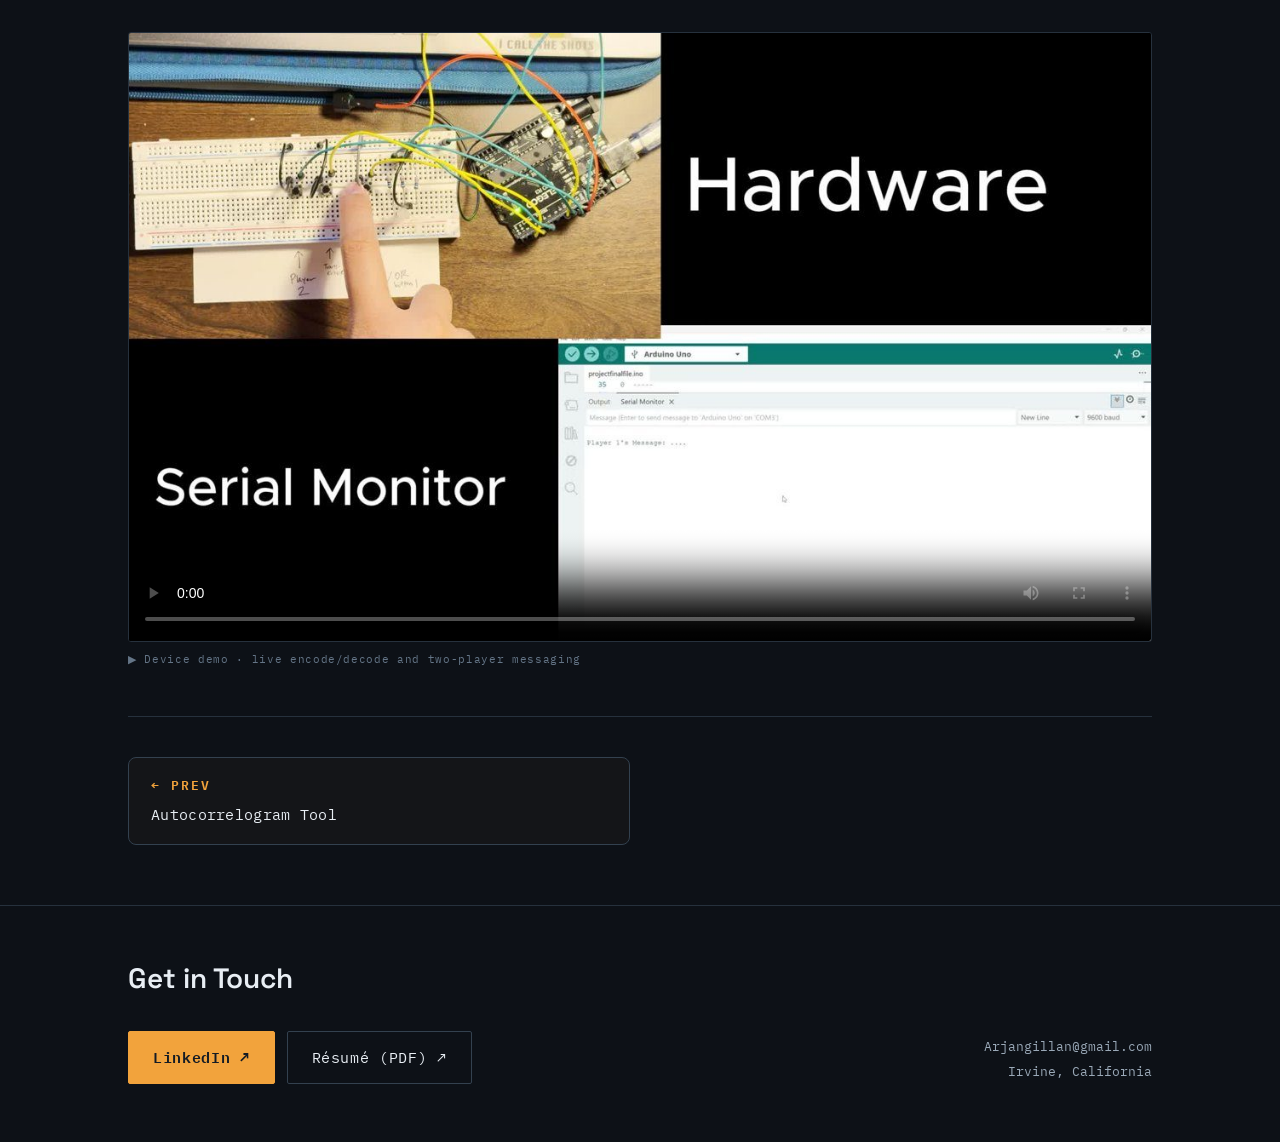
<file: morse.html>
<!DOCTYPE html>
<html lang="en">
<head>
<meta charset="UTF-8">
<meta name="viewport" content="width=device-width, initial-scale=1.0">
<title>Morse Code Learning Device — Arjan Singh Gillan</title>
<meta name="description" content="Arduino/C++ device that teaches and translates Morse code both ways; owned the button-timing and input-sensitivity logic.">
<link rel="preconnect" href="https://fonts.googleapis.com">
<link rel="preconnect" href="https://fonts.gstatic.com" crossorigin>
<link href="https://fonts.googleapis.com/css2?family=Space+Grotesk:wght@400;500;600;700&family=IBM+Plex+Mono:wght@400;500;600&family=Inter:wght@400;500;600&display=swap" rel="stylesheet">
<link rel="stylesheet" href="../assets/style.css">
<link rel="icon" type="image/png" href="../assets/favicon.png">
<link rel="apple-touch-icon" href="../assets/favicon.png">
<meta name="theme-color" content="#0d1117">
<!-- Social preview (Open Graph/Twitter) — update the domain when you deploy -->
<meta property="og:type" content="website">
<meta property="og:site_name" content="Arjan Singh Gillan">
<meta property="og:title" content="Morse Code Learning Device — Arjan Singh Gillan">
<meta property="og:description" content="Arduino/C++ device that teaches and translates Morse code both ways; owned the button-timing and input-sensitivity logic.">
<meta property="og:image" content="https://arjangillan.com/assets/og-image.png">
<meta property="og:url" content="https://arjangillan.com/projects/morse.html">
<meta name="twitter:card" content="summary_large_image">
<meta name="twitter:title" content="Morse Code Learning Device — Arjan Singh Gillan">
<meta name="twitter:description" content="Arduino/C++ device that teaches and translates Morse code both ways; owned the button-timing and input-sensitivity logic.">
<meta name="twitter:image" content="https://arjangillan.com/assets/og-image.png">
</head>
<body>

<div class="nav">
  <div class="wrap">
    <a class="brand" href="../index.html">ARJAN GILLAN <span class="blip">//</span> PORTFOLIO</a>
    <div class="links">
      <a href="../index.html#projects">PROJECTS</a>
      <a href="../index.html#about" class="hide-sm">ABOUT</a>
      <a href="../index.html#contact">CONTACT</a>
    </div>
  </div>
</div>

<header class="proj-hero">
  <div class="wrap">
    <a class="crumb" href="../index.html#projects">← All projects</a>
    <div class="code">REC-06 · EMBEDDED SYSTEMS</div>
    <h1>Morse Code Learning Device</h1>
    <div class="role">Engineering Data Acquisition Project · Arduino / C++</div>
  </div>
</header>

<main class="proj-body">
  <div class="wrap">
    <p class="lead reveal">
      An interactive Arduino device that teaches Morse code and translates in both directions:
      press the button in real time and it decodes dots and dashes into text on the serial monitor;
      type a message and it plays it back as Morse on a buzzer with synchronized LED feedback. We
      framed it as an accessibility tool, inspired by research on Morse-based communication for people
      with cerebral palsy and speech or motor impairments.
    </p>

    <div class="gallery equal reveal">
      <figure>
        <img loading="lazy" src="../assets/morse-prototype.jpg" alt="Physical Arduino prototype on a breadboard">
        <figcaption>Physical prototype · Arduino UNO build</figcaption>
      </figure>
      <figure class="cad">
        <img loading="lazy" src="../assets/morse-wiring.jpg" alt="Wiring diagram of the breadboard">
        <figcaption>Wiring diagram · buzzer, buttons, RGB LED</figcaption>
      </figure>
    </div>

    <div class="focus reveal">
      <div class="fhead">My Contribution <span class="tagme">Timing &amp; input</span></div>
      <div class="fbody">
        <p>
          I owned the <b>button-press timing and input sensitivity</b>: the logic that turns how long a
          button is held into a dot or a dash, and a potentiometer that lets the user tune the press
          thresholds to their own motor ability (important for the accessibility use case).
        </p>
        <ul>
          <li><b>Timing logic:</b> used <code>millis()</code> to measure press duration and classify dot vs. dash against tunable dot/dash thresholds, with debouncing to prevent spurious inputs.</li>
          <li><b>Adjustable sensitivity:</b> a potentiometer sets the timing window so users with different motor control can calibrate the device to themselves.</li>
          <li><b>Two-player mode:</b> extended the input handling so two people can exchange messages, each with their own button.</li>
        </ul>
      </div>
    </div>

    <div class="subhead reveal">Stages Built</div>
    <ul class="plist reveal">
      <li><b>Read:</b> button presses decode into dots/dashes on the serial monitor with buzzer and red-LED feedback.</li>
      <li><b>Transcribe:</b> a 48-entry Morse lookup (letters, numbers, punctuation) converts patterns into characters.</li>
      <li><b>Communicate:</b> two-player messaging, plus a serial-to-Morse mode that plays a typed message back audibly.</li>
    </ul>

    <div class="subhead reveal">Device Demo</div>
    <div class="local-video reveal">
      <video controls preload="metadata" poster="../assets/morse-still.jpg">
        <source src="../assets/morse-demo.mp4" type="video/mp4">
      </video>
    </div>
    <div class="video-cap">▶ Device demo · live encode/decode and two-player messaging</div>

    <div class="pager">
      <a class="prev" href="autocorrelogram.html"><span class="lbl">← PREV</span>Autocorrelogram Tool</a>
      <span></span>

    </div>
  </div>
</main>

<footer style="border-top:1px solid var(--line)">
  <div class="wrap">
    <div>
      <div class="big">Get in Touch</div>
      <div class="hero-links">
        <a class="btn primary" href="https://www.linkedin.com/in/arjan-gillan/" target="_blank" rel="noopener">LinkedIn ↗</a>
        <a class="btn" href="../assets/Arjan_Singh_Gillan_Resume.pdf" target="_blank" rel="noopener">Résumé (PDF) ↗</a>
      </div>
    </div>
    <div class="contact">
      <div><a href="mailto:Arjangillan@gmail.com">Arjangillan@gmail.com</a></div>
      <div>Irvine, California</div>
    </div>
  </div>
</footer>

<script>
  const io=new IntersectionObserver((es)=>{es.forEach(e=>{if(e.isIntersecting){e.target.classList.add('in');io.unobserve(e.target)}})},{threshold:.1});
  document.querySelectorAll('.reveal').forEach(el=>io.observe(el));
</script>
</body>
</html>
</file>
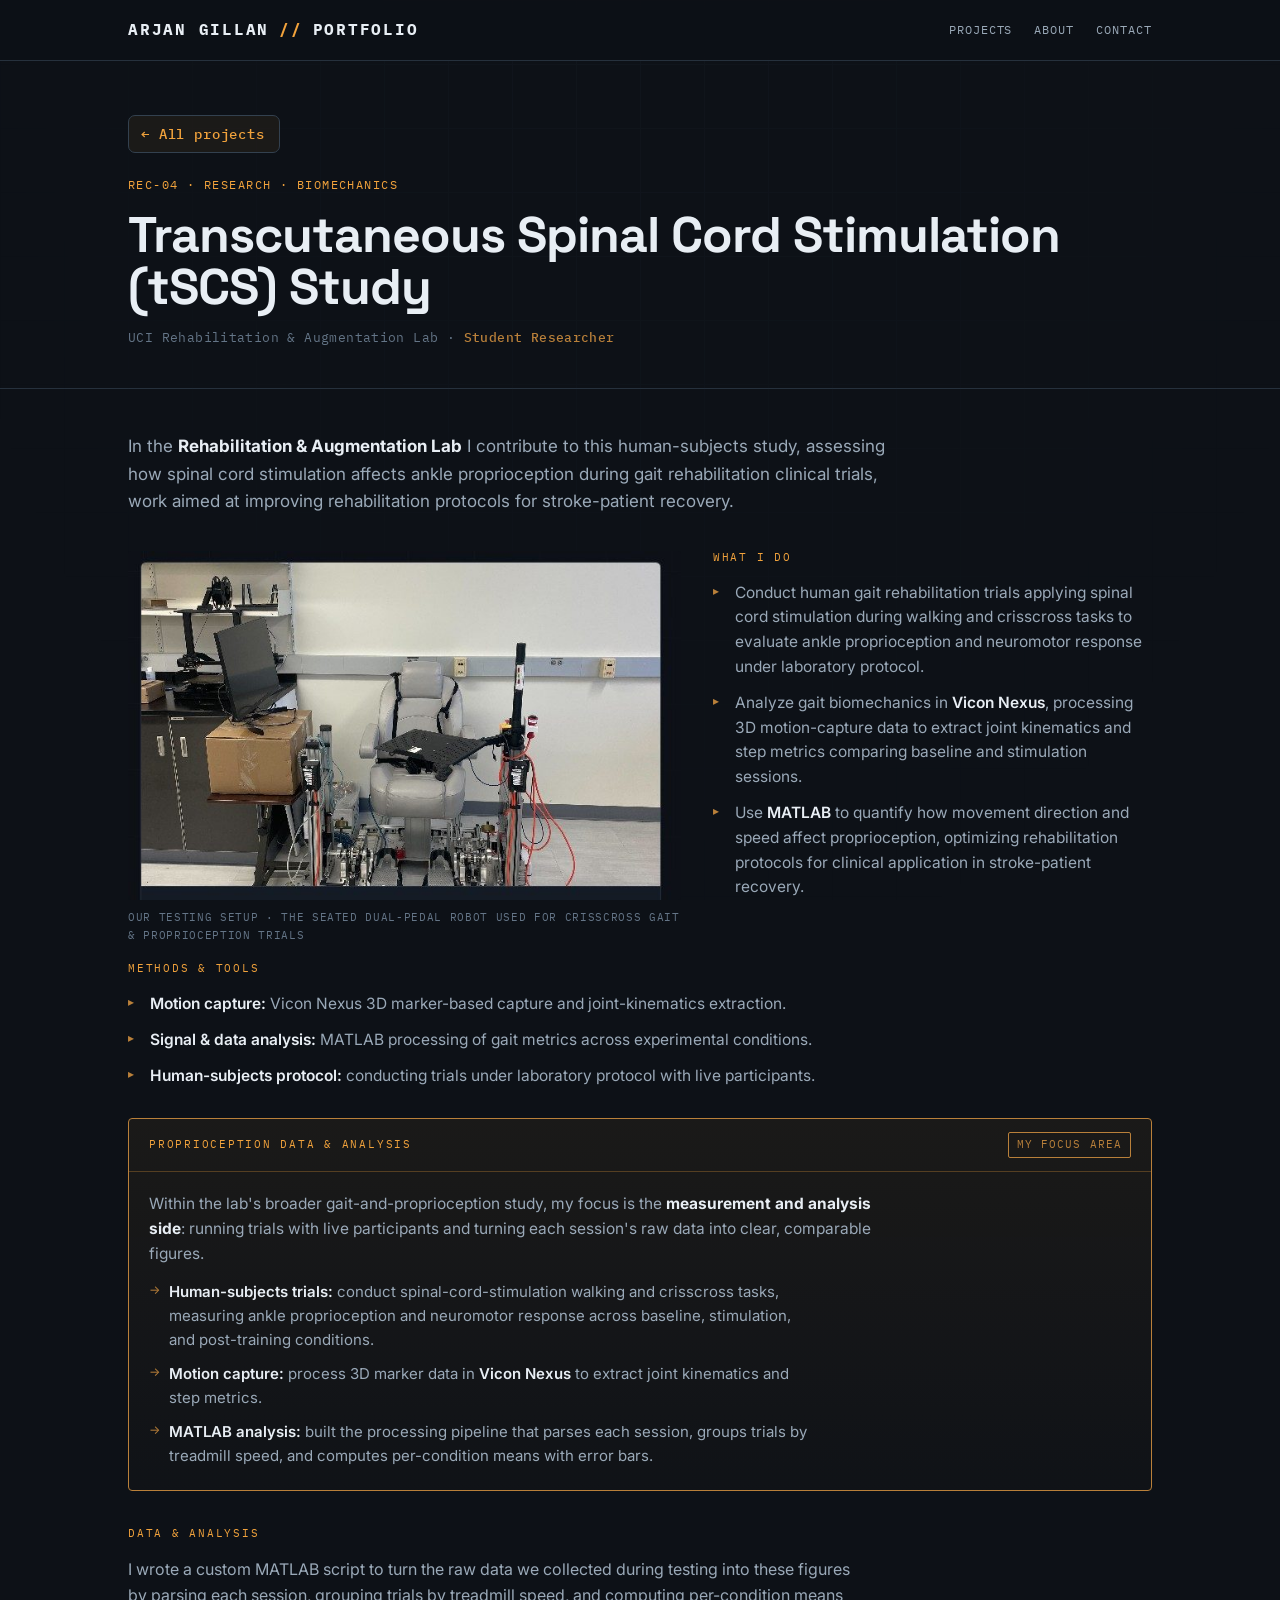
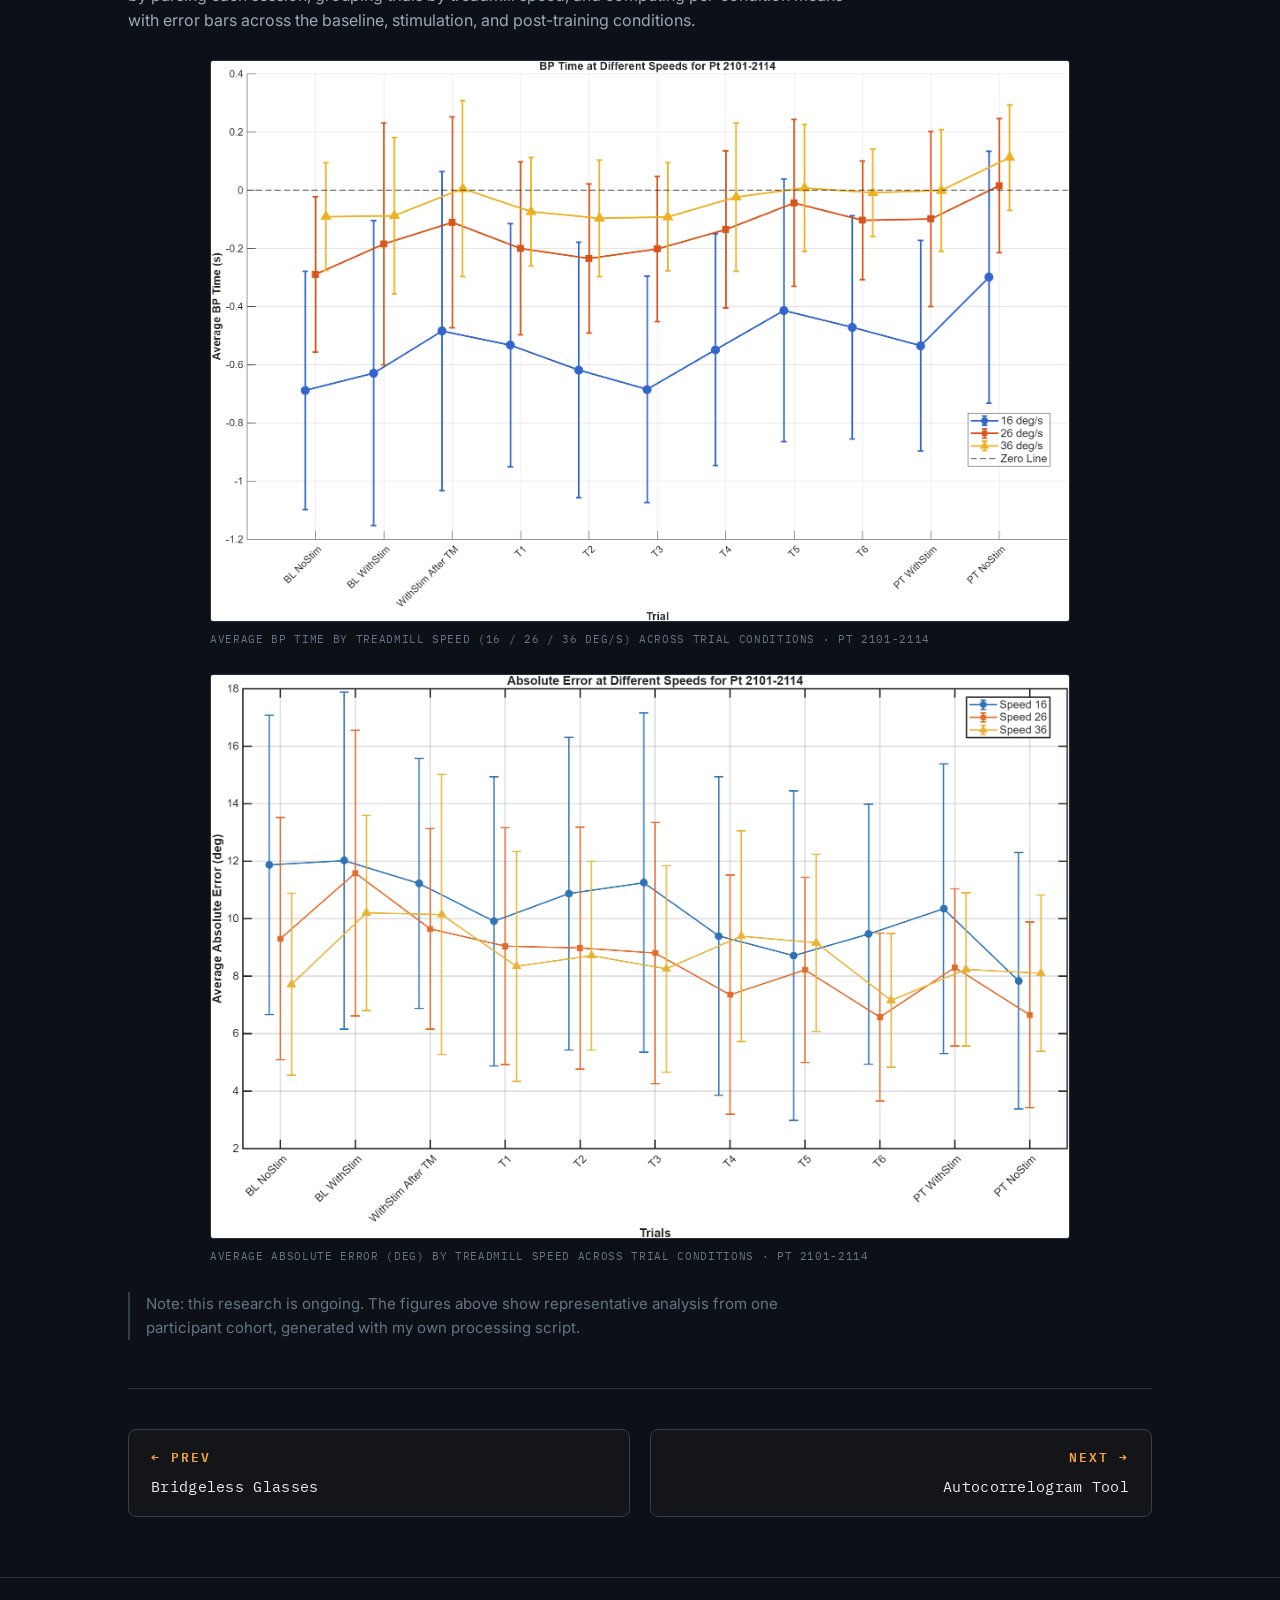
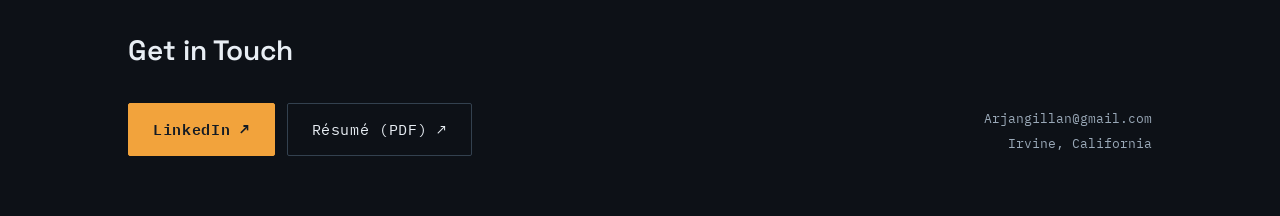
<file: rehab-research.html>
<!DOCTYPE html>
<html lang="en">
<head>
<meta charset="UTF-8">
<meta name="viewport" content="width=device-width, initial-scale=1.0">
<title>Transcutaneous Spinal Cord Stimulation (tSCS) Study — Arjan Singh Gillan</title>
<meta name="description" content="Student researcher in the UCI Rehabilitation & Augmentation Lab: Vicon motion capture, gait biomechanics, and MATLAB analysis of proprioception.">
<link rel="preconnect" href="https://fonts.googleapis.com">
<link rel="preconnect" href="https://fonts.gstatic.com" crossorigin>
<link href="https://fonts.googleapis.com/css2?family=Space+Grotesk:wght@400;500;600;700&family=IBM+Plex+Mono:wght@400;500;600&family=Inter:wght@400;500;600&display=swap" rel="stylesheet">
<link rel="stylesheet" href="../assets/style.css">
<style>
  figure.rig img{max-height:560px;width:auto;max-width:100%;margin:0 auto;display:block;background:#0a0e13}
</style>
<link rel="icon" type="image/png" href="../assets/favicon.png">
<link rel="apple-touch-icon" href="../assets/favicon.png">
<meta name="theme-color" content="#0d1117">
<!-- Social preview (Open Graph/Twitter) — update the domain when you deploy -->
<meta property="og:type" content="website">
<meta property="og:site_name" content="Arjan Singh Gillan">
<meta property="og:title" content="Transcutaneous Spinal Cord Stimulation (tSCS) Study — Arjan Singh Gillan">
<meta property="og:description" content="Student researcher in the UCI Rehabilitation & Augmentation Lab: Vicon motion capture, gait biomechanics, and MATLAB analysis of proprioception.">
<meta property="og:image" content="https://arjangillan.com/assets/og-image.png">
<meta property="og:url" content="https://arjangillan.com/projects/rehab-research.html">
<meta name="twitter:card" content="summary_large_image">
<meta name="twitter:title" content="Transcutaneous Spinal Cord Stimulation (tSCS) Study — Arjan Singh Gillan">
<meta name="twitter:description" content="Student researcher in the UCI Rehabilitation & Augmentation Lab: Vicon motion capture, gait biomechanics, and MATLAB analysis of proprioception.">
<meta name="twitter:image" content="https://arjangillan.com/assets/og-image.png">
</head>
<body>

<div class="nav">
  <div class="wrap">
    <a class="brand" href="../index.html">ARJAN GILLAN <span class="blip">//</span> PORTFOLIO</a>
    <div class="links">
      <a href="../index.html#projects">PROJECTS</a>
      <a href="../index.html#about" class="hide-sm">ABOUT</a>
      <a href="../index.html#contact">CONTACT</a>
    </div>
  </div>
</div>

<header class="proj-hero">
  <div class="wrap">
    <a class="crumb" href="../index.html#projects">← All projects</a>
    <div class="code">REC-04 · RESEARCH · BIOMECHANICS</div>
    <h1>Transcutaneous Spinal Cord Stimulation (tSCS) Study</h1>
    <div class="role">UCI Rehabilitation &amp; Augmentation Lab · <b>Student Researcher</b></div>
  </div>
</header>

<main class="proj-body">
  <div class="wrap">
    <p class="lead reveal">
      In the <b>Rehabilitation &amp; Augmentation Lab</b> I contribute to this human-subjects study,
      assessing how spinal cord stimulation affects ankle proprioception during gait rehabilitation
      clinical trials, work aimed at improving rehabilitation protocols for stroke-patient recovery.
    </p>

    <figure class="media-real reveal" style="width:54%;max-width:600px">
      <img loading="lazy" src="../assets/rehab-setup.jpg" alt="Seated dual-pedal robotic rig used for crisscross gait and proprioception testing in the lab" style="border:0">
      <figcaption>OUR TESTING SETUP · THE SEATED DUAL-PEDAL ROBOT USED FOR CRISSCROSS GAIT &amp; PROPRIOCEPTION TRIALS</figcaption>
    </figure>

    <div class="subhead reveal">What I Do</div>
    <ul class="plist reveal">
      <li>Conduct human gait rehabilitation trials applying spinal cord stimulation during walking and crisscross tasks to evaluate ankle proprioception and neuromotor response under laboratory protocol.</li>
      <li>Analyze gait biomechanics in <b>Vicon Nexus</b>, processing 3D motion-capture data to extract joint kinematics and step metrics comparing baseline and stimulation sessions.</li>
      <li>Use <b>MATLAB</b> to quantify how movement direction and speed affect proprioception, optimizing rehabilitation protocols for clinical application in stroke-patient recovery.</li>
    </ul>

    <div class="subhead reveal" style="clear:both">Methods &amp; Tools</div>
    <ul class="plist reveal">
      <li><b>Motion capture:</b> Vicon Nexus 3D marker-based capture and joint-kinematics extraction.</li>
      <li><b>Signal &amp; data analysis:</b> MATLAB processing of gait metrics across experimental conditions.</li>
      <li><b>Human-subjects protocol:</b> conducting trials under laboratory protocol with live participants.</li>
    </ul>

    <div class="focus reveal">
      <div class="fhead">Proprioception Data &amp; Analysis <span class="tagme">My focus area</span></div>
      <div class="fbody">
        <p>
          Within the lab's broader gait-and-proprioception study, my focus is the
          <b>measurement and analysis side</b>: running trials with live participants and turning each
          session's raw data into clear, comparable figures.
        </p>
        <ul>
          <li><b>Human-subjects trials:</b> conduct spinal-cord-stimulation walking and crisscross tasks, measuring ankle proprioception and neuromotor response across baseline, stimulation, and post-training conditions.</li>
          <li><b>Motion capture:</b> process 3D marker data in <b>Vicon Nexus</b> to extract joint kinematics and step metrics.</li>
          <li><b>MATLAB analysis:</b> built the processing pipeline that parses each session, groups trials by treadmill speed, and computes per-condition means with error bars.</li>
        </ul>
      </div>
    </div>

    <div class="subhead reveal">Data &amp; Analysis</div>
    <p class="plist reveal" style="color:var(--ink-dim);max-width:74ch;margin-bottom:6px">
      I wrote a custom MATLAB script to turn the raw data we collected during testing into these
      figures by parsing each session, grouping trials by treadmill speed, and computing per-condition
      means with error bars across the baseline, stimulation, and post-training conditions.
    </p>

    <figure class="media-real wide reveal" style="max-width:860px;margin:26px auto 14px">
      <img loading="lazy" src="../assets/rehab-bp-time.png" alt="Line plot of average BP time at 16, 26, and 36 deg/s across trials for participants 2101-2114">
      <figcaption>AVERAGE BP TIME BY TREADMILL SPEED (16 / 26 / 36 DEG/S) ACROSS TRIAL CONDITIONS · PT 2101-2114</figcaption>
    </figure>

    <figure class="media-real wide reveal" style="max-width:860px;margin:26px auto 14px">
      <img loading="lazy" src="../assets/rehab-abs-error.png" alt="Line plot of average absolute error at 16, 26, and 36 deg/s across trials for participants 2101-2114">
      <figcaption>AVERAGE ABSOLUTE ERROR (DEG) BY TREADMILL SPEED ACROSS TRIAL CONDITIONS · PT 2101-2114</figcaption>
    </figure>

    <p class="lead reveal" style="margin-top:26px;font-size:15px;color:var(--ink-faint);border-left:2px solid var(--line-bright);padding-left:16px;max-width:74ch">
      Note: this research is ongoing. The figures above show representative analysis from one
      participant cohort, generated with my own processing script.
    </p>

    <div class="pager">
      <a class="prev" href="macgyver.html"><span class="lbl">← PREV</span>Bridgeless Glasses</a>
      <a class="next" href="autocorrelogram.html"><span class="lbl">NEXT →</span>Autocorrelogram Tool</a>

    </div>
  </div>
</main>

<footer style="border-top:1px solid var(--line)">
  <div class="wrap">
    <div>
      <div class="big">Get in Touch</div>
      <div class="hero-links">
        <a class="btn primary" href="https://www.linkedin.com/in/arjan-gillan/" target="_blank" rel="noopener">LinkedIn ↗</a>
        <a class="btn" href="../assets/Arjan_Singh_Gillan_Resume.pdf" target="_blank" rel="noopener">Résumé (PDF) ↗</a>
      </div>
    </div>
    <div class="contact">
      <div><a href="mailto:Arjangillan@gmail.com">Arjangillan@gmail.com</a></div>
      <div>Irvine, California</div>
    </div>
  </div>
</footer>

<script>
  const io=new IntersectionObserver((es)=>{es.forEach(e=>{if(e.isIntersecting){e.target.classList.add('in');io.unobserve(e.target)}})},{threshold:.1});
  document.querySelectorAll('.reveal').forEach(el=>io.observe(el));
</script>
</body>
</html>
</file>
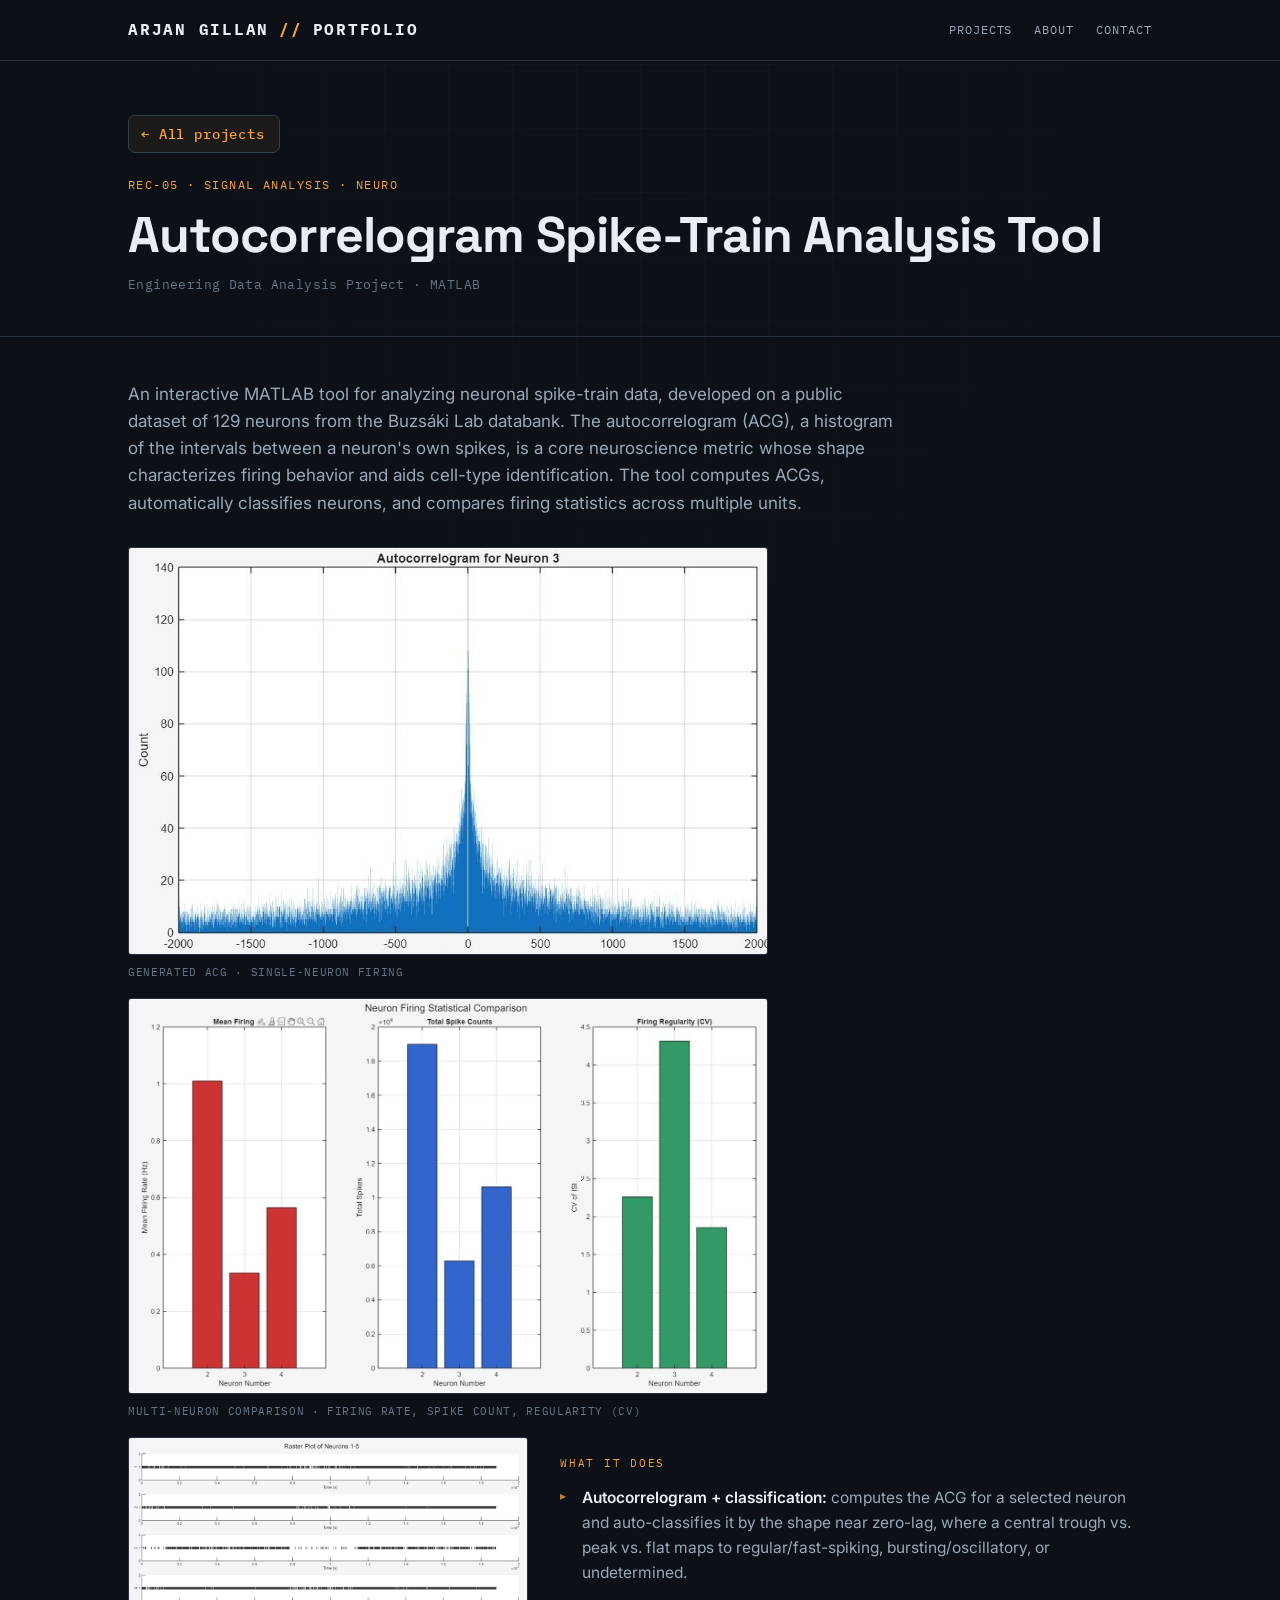
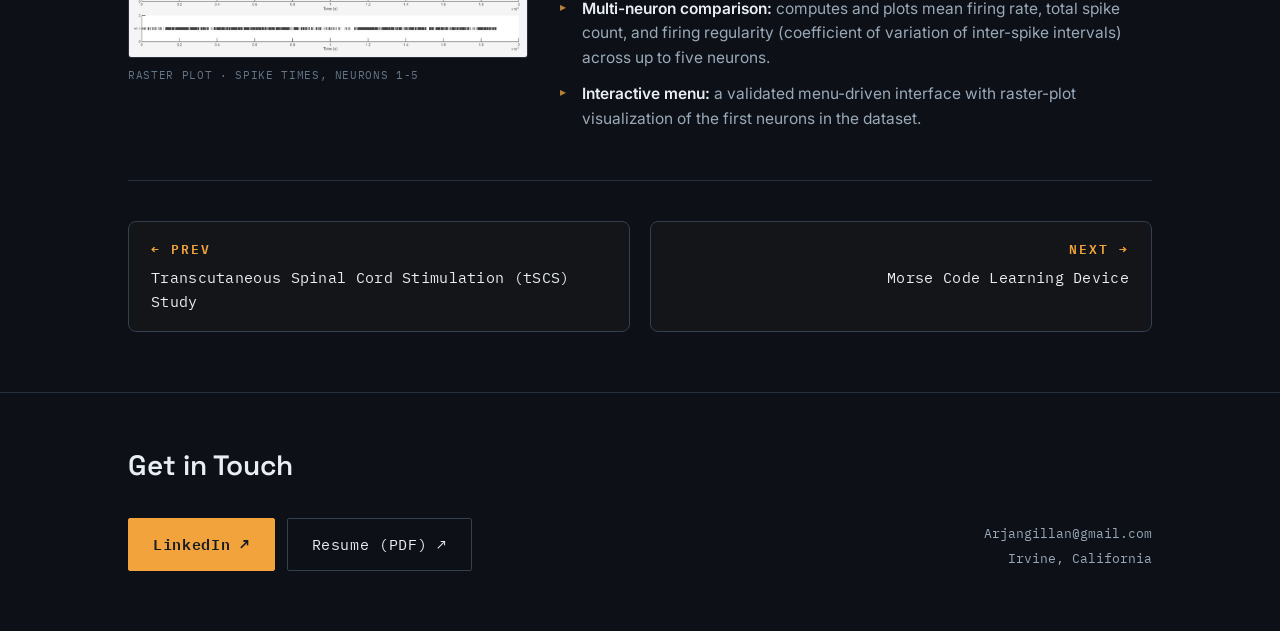
<file: projects/autocorrelogram.html>
<!DOCTYPE html>
<html lang="en">
<head>
<meta charset="UTF-8">
<meta name="viewport" content="width=device-width, initial-scale=1.0">
<title>Autocorrelogram Spike-Train Analysis Tool — Arjan Singh Gillan</title>
<meta name="description" content="Interactive MATLAB tool for analyzing neuronal spike trains: ACG computation, automatic neuron classification, and multi-neuron firing statistics.">
<link rel="preconnect" href="https://fonts.googleapis.com">
<link rel="preconnect" href="https://fonts.gstatic.com" crossorigin>
<link href="https://fonts.googleapis.com/css2?family=Space+Grotesk:wght@400;500;600;700&family=IBM+Plex+Mono:wght@400;500;600&family=Inter:wght@400;500;600&display=swap" rel="stylesheet">
<link rel="stylesheet" href="../assets/style.css">
<style>
  .gallery.equal{grid-template-columns:1fr 1fr}
  .gallery.equal figure img{height:300px;object-fit:contain}
  @media(max-width:640px){.gallery.equal figure img{height:auto}}
  .proj-body figure.media-real.acg-raster-fig:not(.poster-fig):not(.wide){width:40%;max-width:400px;margin:8px 32px 14px 0}
  @media(max-width:700px){.proj-body figure.media-real.acg-raster-fig:not(.poster-fig):not(.wide){width:auto;max-width:none;margin:20px 0 8px}}
</style>
<link rel="icon" type="image/png" href="../assets/favicon.png">
<link rel="apple-touch-icon" href="../assets/favicon.png">
<meta name="theme-color" content="#0d1117">
<!-- Social preview (Open Graph/Twitter) — update the domain when you deploy -->
<meta property="og:type" content="website">
<meta property="og:site_name" content="Arjan Singh Gillan">
<meta property="og:title" content="Autocorrelogram Spike-Train Analysis Tool — Arjan Singh Gillan">
<meta property="og:description" content="Interactive MATLAB tool for analyzing neuronal spike trains: ACG computation, automatic neuron classification, and multi-neuron firing statistics.">
<meta property="og:image" content="https://arjangillan.github.io/assets/og-image.png">
<meta property="og:url" content="https://arjangillan.github.io/projects/autocorrelogram.html">
<meta name="twitter:card" content="summary_large_image">
<meta name="twitter:title" content="Autocorrelogram Spike-Train Analysis Tool — Arjan Singh Gillan">
<meta name="twitter:description" content="Interactive MATLAB tool for analyzing neuronal spike trains: ACG computation, automatic neuron classification, and multi-neuron firing statistics.">
<meta name="twitter:image" content="https://arjangillan.github.io/assets/og-image.png">
</head>
<body>

<div class="nav">
  <div class="wrap">
    <a class="brand" href="../index.html">ARJAN GILLAN <span class="blip">//</span> PORTFOLIO</a>
    <div class="links">
      <a href="../index.html#projects">PROJECTS</a>
      <a href="../index.html#about" class="hide-sm">ABOUT</a>
      <a href="../index.html#contact">CONTACT</a>
    </div>
  </div>
</div>

<header class="proj-hero">
  <div class="wrap">
    <a class="crumb" href="../index.html#projects">← All projects</a>
    <div class="code">REC-05 · SIGNAL ANALYSIS · NEURO</div>
    <h1>Autocorrelogram Spike-Train Analysis Tool</h1>
    <div class="role">Engineering Data Analysis Project · MATLAB</div>
  </div>
</header>

<main class="proj-body">
  <div class="wrap">
    <p class="lead reveal">
      An interactive MATLAB tool for analyzing neuronal spike-train data, developed on a public dataset
      of 129 neurons from the Buzsáki Lab databank. The autocorrelogram (ACG), a histogram of the
      intervals between a neuron's own spikes, is a core neuroscience metric whose shape characterizes
      firing behavior and aids cell-type identification. The tool computes ACGs, automatically classifies
      neurons, and compares firing statistics across multiple units.
    </p>

    <figure class="media-real wide reveal" style="max-width:640px;margin:16px 0 8px">
      <img loading="lazy" src="../assets/acg-plot.jpg" alt="Autocorrelogram plot for a single neuron">
      <figcaption>GENERATED ACG · SINGLE-NEURON FIRING</figcaption>
    </figure>

    <figure class="media-real wide reveal" style="max-width:640px;margin:16px 0 8px">
      <img loading="lazy" src="../assets/acg-stats.jpg" alt="Bar charts comparing firing rate, spike count, and regularity across neurons">
      <figcaption>MULTI-NEURON COMPARISON · FIRING RATE, SPIKE COUNT, REGULARITY (CV)</figcaption>
    </figure>

    <figure class="media-real reveal acg-raster-fig">
      <img loading="lazy" src="../assets/acg-raster.jpg" alt="Raster plot of five neurons">
      <figcaption>RASTER PLOT · SPIKE TIMES, NEURONS 1-5</figcaption>
    </figure>

    <div class="subhead reveal">What It Does</div>
    <ul class="plist reveal">
      <li><b>Autocorrelogram + classification:</b> computes the ACG for a selected neuron and auto-classifies it by the shape near zero-lag, where a central trough vs. peak vs. flat maps to regular/fast-spiking, bursting/oscillatory, or undetermined.</li>
      <li><b>Multi-neuron comparison:</b> computes and plots mean firing rate, total spike count, and firing regularity (coefficient of variation of inter-spike intervals) across up to five neurons.</li>
      <li><b>Interactive menu:</b> a validated menu-driven interface with raster-plot visualization of the first neurons in the dataset.</li>
    </ul>

    <div class="pager">
      <a class="prev" href="rehab-research.html"><span class="lbl">← PREV</span>Transcutaneous Spinal Cord Stimulation (tSCS) Study</a>
      <a class="next" href="morse.html"><span class="lbl">NEXT →</span>Morse Code Learning Device</a>

    </div>
  </div>
</main>

<footer style="border-top:1px solid var(--line)">
  <div class="wrap">
    <div>
      <div class="big">Get in Touch</div>
      <div class="hero-links">
        <a class="btn primary" href="https://www.linkedin.com/in/arjan-gillan/" target="_blank" rel="noopener">LinkedIn ↗</a>
        <a class="btn" href="../assets/Arjan_Singh_Gillan_Resume.pdf" target="_blank" rel="noopener">Resume (PDF) ↗</a>
      </div>
    </div>
    <div class="contact">
      <div><a href="mailto:Arjangillan@gmail.com">Arjangillan@gmail.com</a></div>
      <div>Irvine, California</div>
    </div>
  </div>
</footer>

<script>
  const io=new IntersectionObserver((es)=>{es.forEach(e=>{if(e.isIntersecting){e.target.classList.add('in');io.unobserve(e.target)}})},{threshold:.1});
  document.querySelectorAll('.reveal').forEach(el=>io.observe(el));
</script>
</body>
</html>
</file>
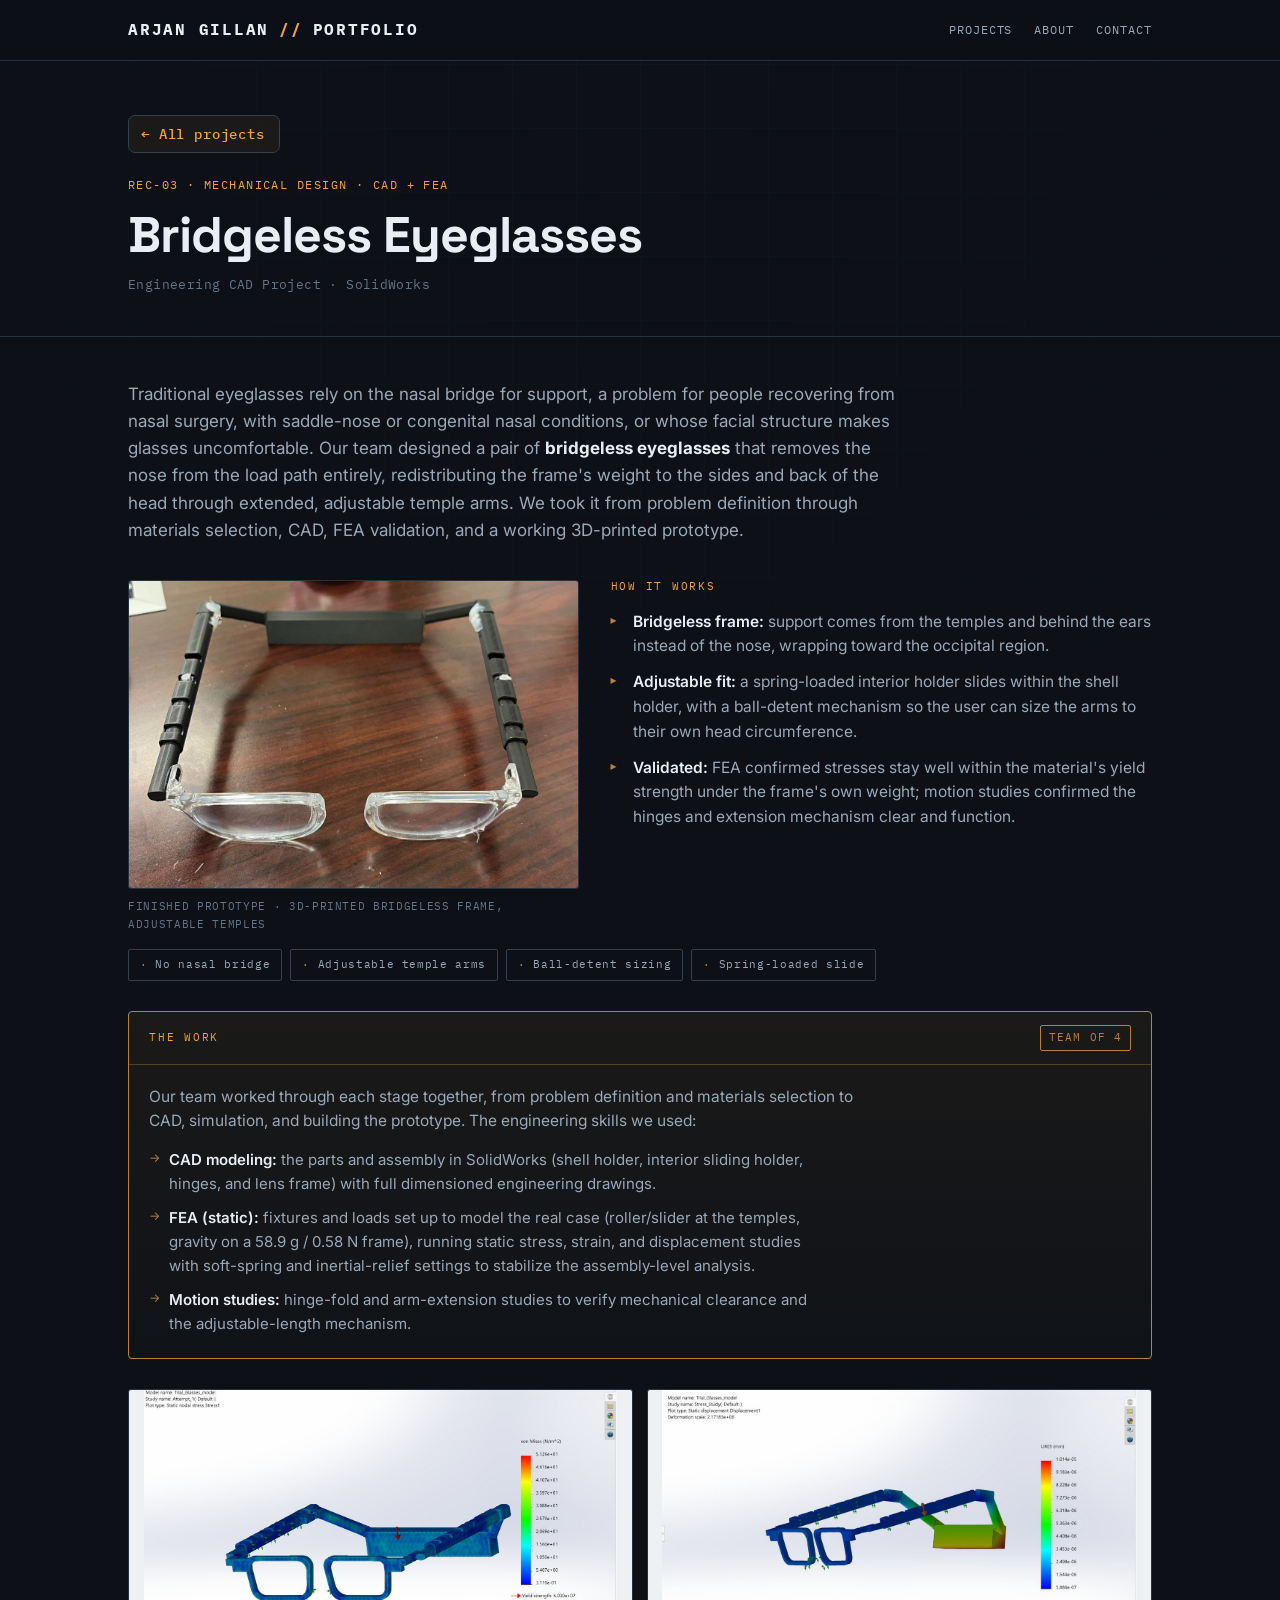
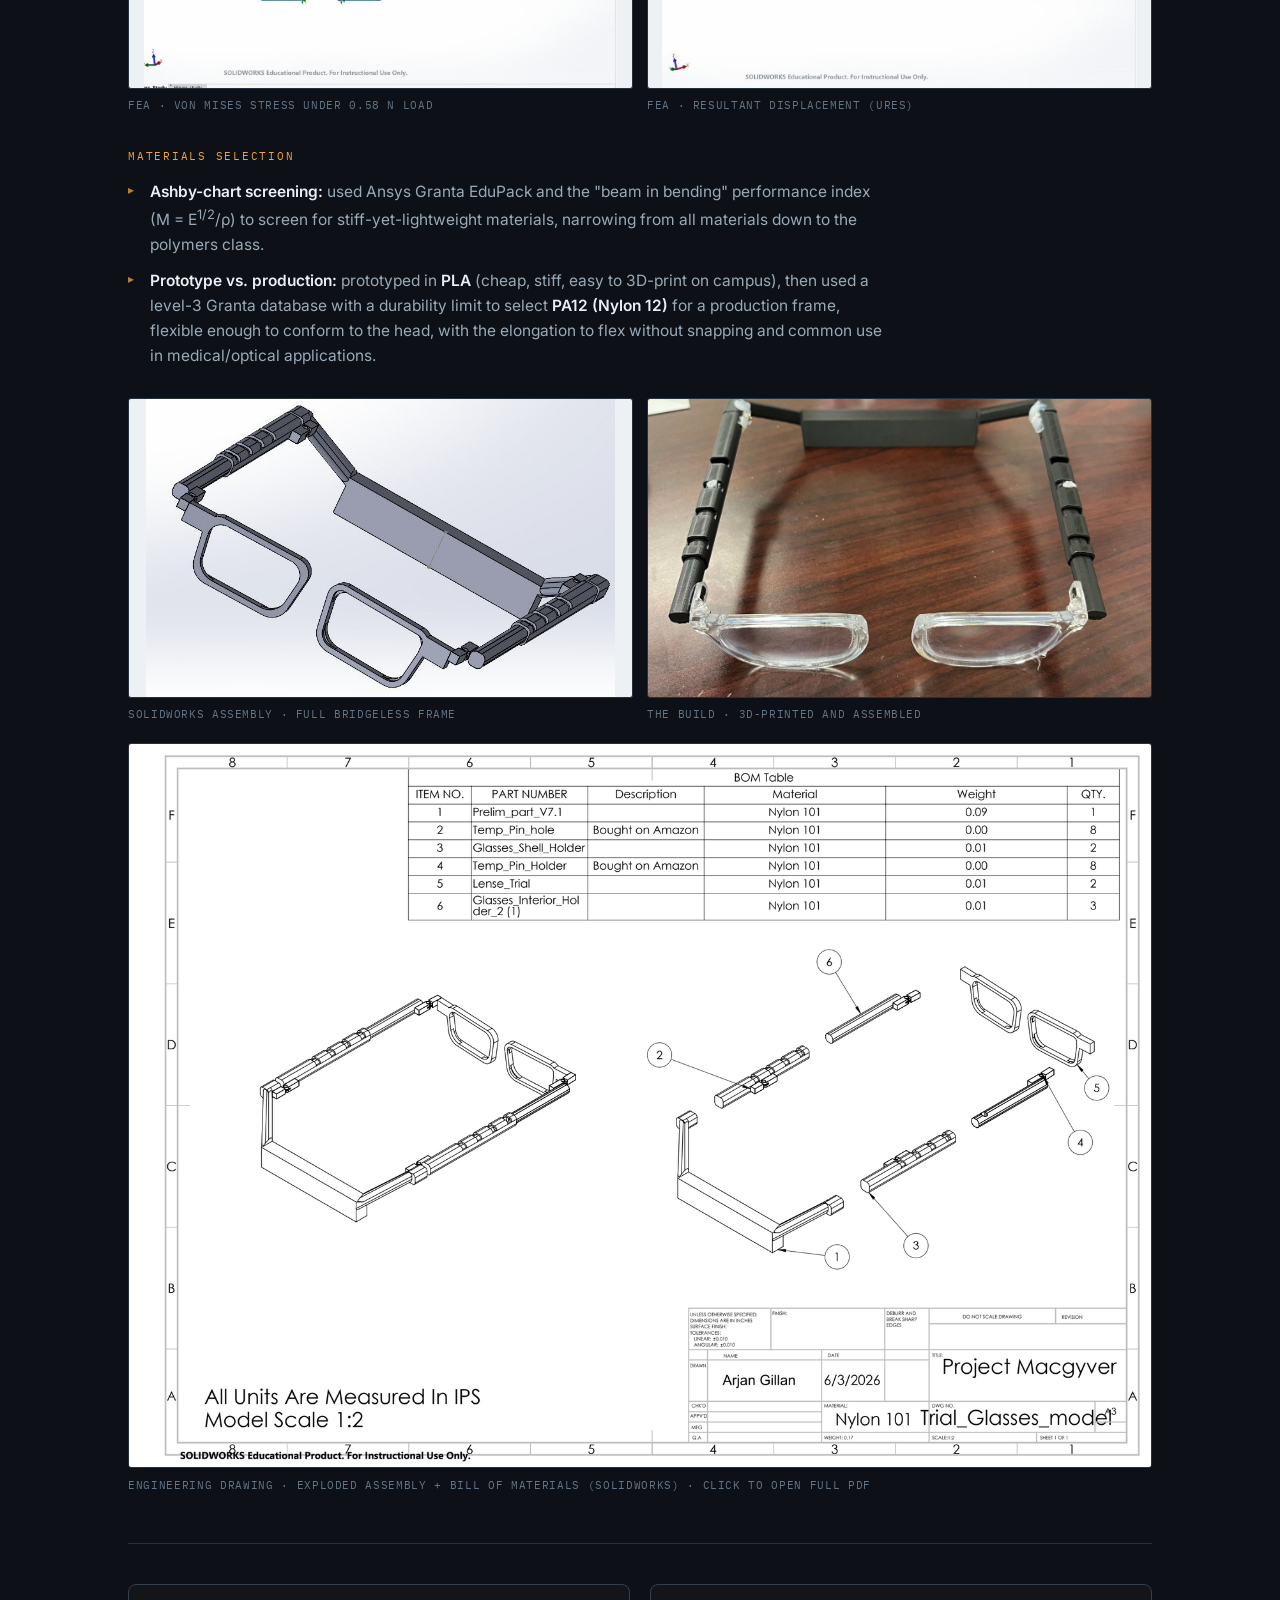
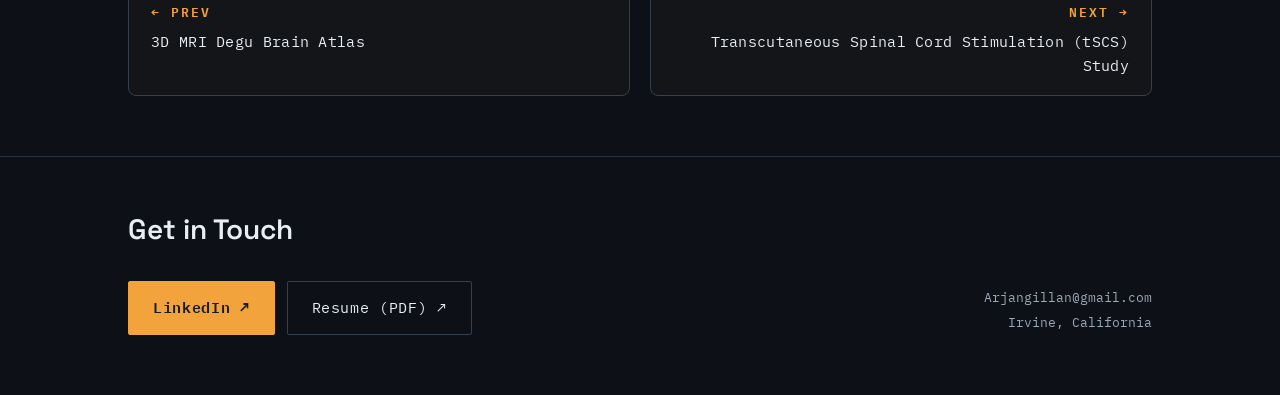
<file: projects/macgyver.html>
<!DOCTYPE html>
<html lang="en">
<head>
<meta charset="UTF-8">
<meta name="viewport" content="width=device-width, initial-scale=1.0">
<title>Bridgeless Eyeglasses — Arjan Singh Gillan</title>
<meta name="description" content="A bridgeless eyewear system that removes reliance on the nasal bridge; full CAD, materials selection, SolidWorks FEA, and a working 3D-printed prototype.">
<link rel="preconnect" href="https://fonts.googleapis.com">
<link rel="preconnect" href="https://fonts.gstatic.com" crossorigin>
<link href="https://fonts.googleapis.com/css2?family=Space+Grotesk:wght@400;500;600;700&family=IBM+Plex+Mono:wght@400;500;600&family=Inter:wght@400;500;600&display=swap" rel="stylesheet">
<link rel="stylesheet" href="../assets/style.css">
<style>
  .gallery.equal{grid-template-columns:1fr 1fr}
  .gallery.equal figure img{height:300px;object-fit:cover}
  .gallery.equal .cad img{object-fit:contain}
  @media(max-width:640px){.gallery.equal figure img{height:auto}}
</style>
<link rel="icon" type="image/png" href="../assets/favicon.png">
<link rel="apple-touch-icon" href="../assets/favicon.png">
<meta name="theme-color" content="#0d1117">
<!-- Social preview (Open Graph/Twitter) — update the domain when you deploy -->
<meta property="og:type" content="website">
<meta property="og:site_name" content="Arjan Singh Gillan">
<meta property="og:title" content="Bridgeless Eyeglasses — Arjan Singh Gillan">
<meta property="og:description" content="A bridgeless eyewear system that removes reliance on the nasal bridge; full CAD, materials selection, SolidWorks FEA, and a working 3D-printed prototype.">
<meta property="og:image" content="https://arjangillan.github.io/assets/og-image.png">
<meta property="og:url" content="https://arjangillan.github.io/projects/macgyver.html">
<meta name="twitter:card" content="summary_large_image">
<meta name="twitter:title" content="Bridgeless Eyeglasses — Arjan Singh Gillan">
<meta name="twitter:description" content="A bridgeless eyewear system that removes reliance on the nasal bridge; full CAD, materials selection, SolidWorks FEA, and a working 3D-printed prototype.">
<meta name="twitter:image" content="https://arjangillan.github.io/assets/og-image.png">
</head>
<body>

<div class="nav">
  <div class="wrap">
    <a class="brand" href="../index.html">ARJAN GILLAN <span class="blip">//</span> PORTFOLIO</a>
    <div class="links">
      <a href="../index.html#projects">PROJECTS</a>
      <a href="../index.html#about" class="hide-sm">ABOUT</a>
      <a href="../index.html#contact">CONTACT</a>
    </div>
  </div>
</div>

<header class="proj-hero">
  <div class="wrap">
    <a class="crumb" href="../index.html#projects">← All projects</a>
    <div class="code">REC-03 · MECHANICAL DESIGN · CAD + FEA</div>
    <h1>Bridgeless Eyeglasses</h1>
    <div class="role">Engineering CAD Project · SolidWorks</div>
  </div>
</header>

<main class="proj-body">
  <div class="wrap">
    <p class="lead reveal">
      Traditional eyeglasses rely on the nasal bridge for support, a problem for people recovering from
      nasal surgery, with saddle-nose or congenital nasal conditions, or whose facial structure makes
      glasses uncomfortable. Our team designed a pair of <b>bridgeless eyeglasses</b> that removes the nose
      from the load path entirely, redistributing the frame's weight to the sides and back of the head
      through extended, adjustable temple arms. We took it from problem definition through materials
      selection, CAD, FEA validation, and a working 3D-printed prototype.
    </p>

    <figure class="media-real reveal">
      <img loading="lazy" src="../assets/mac-prototype.jpg" alt="Finished 3D-printed bridgeless glasses prototype with clear lenses">
      <figcaption>FINISHED PROTOTYPE · 3D-PRINTED BRIDGELESS FRAME, ADJUSTABLE TEMPLES</figcaption>
    </figure>

    <div class="subhead reveal">How It Works</div>
    <ul class="plist reveal">
      <li><b>Bridgeless frame:</b> support comes from the temples and behind the ears instead of the nose, wrapping toward the occipital region.</li>
      <li><b>Adjustable fit:</b> a spring-loaded interior holder slides within the shell holder, with a ball-detent mechanism so the user can size the arms to their own head circumference.</li>
      <li><b>Validated:</b> FEA confirmed stresses stay well within the material's yield strength under the frame's own weight; motion studies confirmed the hinges and extension mechanism clear and function.</li>
    </ul>

    <div class="chips reveal">
      <div class="m"><span>·</span> No nasal bridge</div>
      <div class="m"><span>·</span> Adjustable temple arms</div>
      <div class="m"><span>·</span> Ball-detent sizing</div>
      <div class="m"><span>·</span> Spring-loaded slide</div>
    </div>

    <div class="focus reveal">
      <div class="fhead">The Work <span class="tagme">Team of 4</span></div>
      <div class="fbody">
        <p>
          Our team worked through each stage together, from
          problem definition and materials selection to CAD, simulation, and building the prototype. The
          engineering skills we used:
        </p>
        <ul>
          <li><b>CAD modeling:</b> the parts and assembly in SolidWorks (shell holder, interior sliding holder, hinges, and lens frame) with full dimensioned engineering drawings.</li>
          <li><b>FEA (static):</b> fixtures and loads set up to model the real case (roller/slider at the temples, gravity on a 58.9 g / 0.58 N frame), running static stress, strain, and displacement studies with soft-spring and inertial-relief settings to stabilize the assembly-level analysis.</li>
          <li><b>Motion studies:</b> hinge-fold and arm-extension studies to verify mechanical clearance and the adjustable-length mechanism.</li>
        </ul>
      </div>
    </div>

    <div class="gallery equal reveal">
      <figure class="cad">
        <img loading="lazy" src="../assets/mac-stress.jpg" alt="SolidWorks von Mises stress plot of the glasses frame">
        <figcaption>FEA · von Mises stress under 0.58 N load</figcaption>
      </figure>
      <figure class="cad">
        <img loading="lazy" src="../assets/mac-displacement.jpg" alt="SolidWorks displacement plot of the glasses frame">
        <figcaption>FEA · resultant displacement (URES)</figcaption>
      </figure>
    </div>

    <div class="subhead reveal">Materials Selection</div>
    <ul class="plist reveal">
      <li><b>Ashby-chart screening:</b> used Ansys Granta EduPack and the "beam in bending" performance index (M = E<sup>1/2</sup>/ρ) to screen for stiff-yet-lightweight materials, narrowing from all materials down to the polymers class.</li>
      <li><b>Prototype vs. production:</b> prototyped in <b>PLA</b> (cheap, stiff, easy to 3D-print on campus), then used a level-3 Granta database with a durability limit to select <b>PA12 (Nylon 12)</b> for a production frame, flexible enough to conform to the head, with the elongation to flex without snapping and common use in medical/optical applications.</li>
    </ul>

    <div class="gallery equal reveal">
      <figure class="cad">
        <img loading="lazy" src="../assets/mac-cad-iso.jpg" alt="SolidWorks isometric render of the full bridgeless glasses assembly">
        <figcaption>SolidWorks assembly · full bridgeless frame</figcaption>
      </figure>
      <figure>
        <img loading="lazy" src="../assets/mac-prototype.jpg" alt="Assembled bridgeless glasses prototype">
        <figcaption>The build · 3D-printed and assembled</figcaption>
      </figure>
    </div>

    <figure class="media-real wide poster-fig reveal">
      <a href="../assets/mac-drawing.pdf" target="_blank" rel="noopener">
        <img loading="lazy" src="../assets/mac-drawing.png" alt="SolidWorks engineering drawing of the bridgeless glasses assembly — exploded view and bill of materials">
      </a>
      <figcaption>ENGINEERING DRAWING · EXPLODED ASSEMBLY + BILL OF MATERIALS (SOLIDWORKS) · CLICK TO OPEN FULL PDF</figcaption>
    </figure>

    <div class="pager">
      <a class="prev" href="degu-research.html"><span class="lbl">← PREV</span>3D MRI Degu Brain Atlas</a>
      <a class="next" href="rehab-research.html"><span class="lbl">NEXT →</span>Transcutaneous Spinal Cord Stimulation (tSCS) Study</a>

    </div>
  </div>
</main>

<footer style="border-top:1px solid var(--line)">
  <div class="wrap">
    <div>
      <div class="big">Get in Touch</div>
      <div class="hero-links">
        <a class="btn primary" href="https://www.linkedin.com/in/arjan-gillan/" target="_blank" rel="noopener">LinkedIn ↗</a>
        <a class="btn" href="../assets/Arjan_Singh_Gillan_Resume.pdf" target="_blank" rel="noopener">Resume (PDF) ↗</a>
      </div>
    </div>
    <div class="contact">
      <div><a href="mailto:Arjangillan@gmail.com">Arjangillan@gmail.com</a></div>
      <div>Irvine, California</div>
    </div>
  </div>
</footer>

<script>
  const io=new IntersectionObserver((es)=>{es.forEach(e=>{if(e.isIntersecting){e.target.classList.add('in');io.unobserve(e.target)}})},{threshold:.1});
  document.querySelectorAll('.reveal').forEach(el=>io.observe(el));
</script>
</body>
</html>
</file>
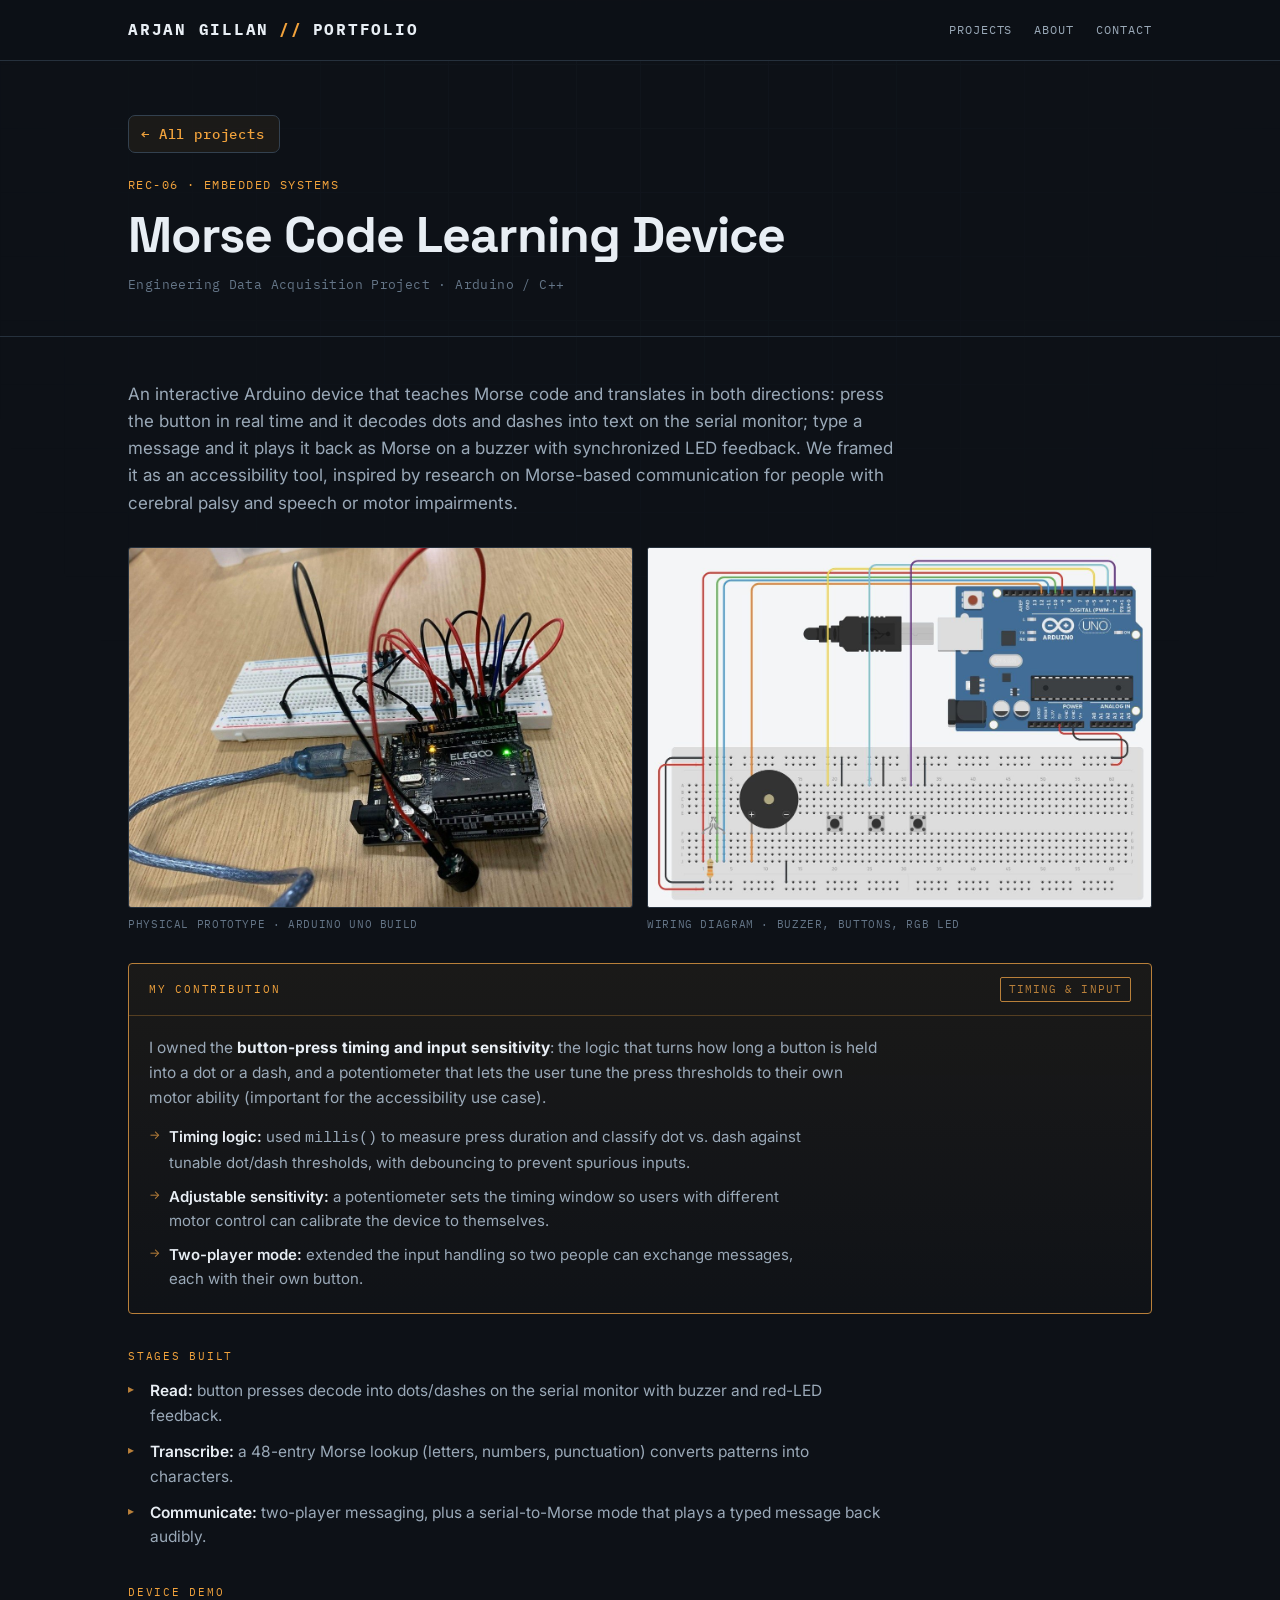
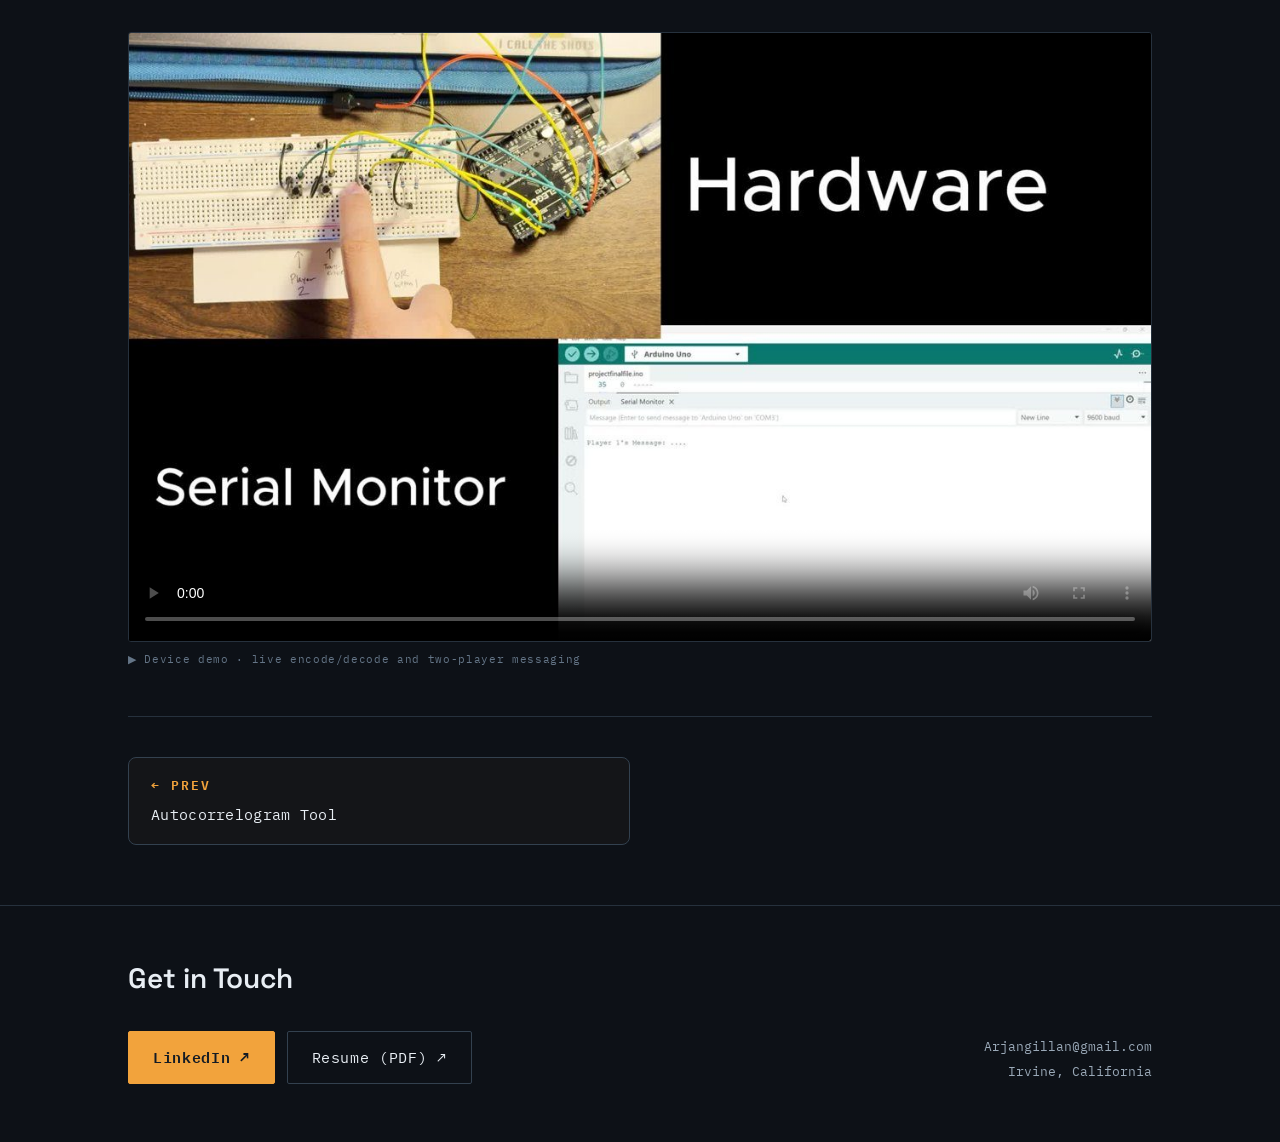
<file: projects/morse.html>
<!DOCTYPE html>
<html lang="en">
<head>
<meta charset="UTF-8">
<meta name="viewport" content="width=device-width, initial-scale=1.0">
<title>Morse Code Learning Device — Arjan Singh Gillan</title>
<meta name="description" content="Arduino/C++ device that teaches and translates Morse code both ways; owned the button-timing and input-sensitivity logic.">
<link rel="preconnect" href="https://fonts.googleapis.com">
<link rel="preconnect" href="https://fonts.gstatic.com" crossorigin>
<link href="https://fonts.googleapis.com/css2?family=Space+Grotesk:wght@400;500;600;700&family=IBM+Plex+Mono:wght@400;500;600&family=Inter:wght@400;500;600&display=swap" rel="stylesheet">
<link rel="stylesheet" href="../assets/style.css">
<link rel="icon" type="image/png" href="../assets/favicon.png">
<link rel="apple-touch-icon" href="../assets/favicon.png">
<meta name="theme-color" content="#0d1117">
<!-- Social preview (Open Graph/Twitter) — update the domain when you deploy -->
<meta property="og:type" content="website">
<meta property="og:site_name" content="Arjan Singh Gillan">
<meta property="og:title" content="Morse Code Learning Device — Arjan Singh Gillan">
<meta property="og:description" content="Arduino/C++ device that teaches and translates Morse code both ways; owned the button-timing and input-sensitivity logic.">
<meta property="og:image" content="https://arjangillan.github.io/assets/og-image.png">
<meta property="og:url" content="https://arjangillan.github.io/projects/morse.html">
<meta name="twitter:card" content="summary_large_image">
<meta name="twitter:title" content="Morse Code Learning Device — Arjan Singh Gillan">
<meta name="twitter:description" content="Arduino/C++ device that teaches and translates Morse code both ways; owned the button-timing and input-sensitivity logic.">
<meta name="twitter:image" content="https://arjangillan.github.io/assets/og-image.png">
</head>
<body>

<div class="nav">
  <div class="wrap">
    <a class="brand" href="../index.html">ARJAN GILLAN <span class="blip">//</span> PORTFOLIO</a>
    <div class="links">
      <a href="../index.html#projects">PROJECTS</a>
      <a href="../index.html#about" class="hide-sm">ABOUT</a>
      <a href="../index.html#contact">CONTACT</a>
    </div>
  </div>
</div>

<header class="proj-hero">
  <div class="wrap">
    <a class="crumb" href="../index.html#projects">← All projects</a>
    <div class="code">REC-06 · EMBEDDED SYSTEMS</div>
    <h1>Morse Code Learning Device</h1>
    <div class="role">Engineering Data Acquisition Project · Arduino / C++</div>
  </div>
</header>

<main class="proj-body">
  <div class="wrap">
    <p class="lead reveal">
      An interactive Arduino device that teaches Morse code and translates in both directions:
      press the button in real time and it decodes dots and dashes into text on the serial monitor;
      type a message and it plays it back as Morse on a buzzer with synchronized LED feedback. We
      framed it as an accessibility tool, inspired by research on Morse-based communication for people
      with cerebral palsy and speech or motor impairments.
    </p>

    <div class="gallery equal reveal">
      <figure>
        <img loading="lazy" src="../assets/morse-prototype.jpg" alt="Physical Arduino prototype on a breadboard">
        <figcaption>Physical prototype · Arduino UNO build</figcaption>
      </figure>
      <figure class="cad">
        <img loading="lazy" src="../assets/morse-wiring.jpg" alt="Wiring diagram of the breadboard">
        <figcaption>Wiring diagram · buzzer, buttons, RGB LED</figcaption>
      </figure>
    </div>

    <div class="focus reveal">
      <div class="fhead">My Contribution <span class="tagme">Timing &amp; input</span></div>
      <div class="fbody">
        <p>
          I owned the <b>button-press timing and input sensitivity</b>: the logic that turns how long a
          button is held into a dot or a dash, and a potentiometer that lets the user tune the press
          thresholds to their own motor ability (important for the accessibility use case).
        </p>
        <ul>
          <li><b>Timing logic:</b> used <code>millis()</code> to measure press duration and classify dot vs. dash against tunable dot/dash thresholds, with debouncing to prevent spurious inputs.</li>
          <li><b>Adjustable sensitivity:</b> a potentiometer sets the timing window so users with different motor control can calibrate the device to themselves.</li>
          <li><b>Two-player mode:</b> extended the input handling so two people can exchange messages, each with their own button.</li>
        </ul>
      </div>
    </div>

    <div class="subhead reveal">Stages Built</div>
    <ul class="plist reveal">
      <li><b>Read:</b> button presses decode into dots/dashes on the serial monitor with buzzer and red-LED feedback.</li>
      <li><b>Transcribe:</b> a 48-entry Morse lookup (letters, numbers, punctuation) converts patterns into characters.</li>
      <li><b>Communicate:</b> two-player messaging, plus a serial-to-Morse mode that plays a typed message back audibly.</li>
    </ul>

    <div class="subhead reveal">Device Demo</div>
    <div class="local-video reveal">
      <video controls preload="metadata" poster="../assets/morse-still.jpg">
        <source src="../assets/morse-demo.mp4" type="video/mp4">
      </video>
    </div>
    <div class="video-cap">▶ Device demo · live encode/decode and two-player messaging</div>

    <div class="pager">
      <a class="prev" href="autocorrelogram.html"><span class="lbl">← PREV</span>Autocorrelogram Tool</a>
      <span></span>

    </div>
  </div>
</main>

<footer style="border-top:1px solid var(--line)">
  <div class="wrap">
    <div>
      <div class="big">Get in Touch</div>
      <div class="hero-links">
        <a class="btn primary" href="https://www.linkedin.com/in/arjan-gillan/" target="_blank" rel="noopener">LinkedIn ↗</a>
        <a class="btn" href="../assets/Arjan_Singh_Gillan_Resume.pdf" target="_blank" rel="noopener">Resume (PDF) ↗</a>
      </div>
    </div>
    <div class="contact">
      <div><a href="mailto:Arjangillan@gmail.com">Arjangillan@gmail.com</a></div>
      <div>Irvine, California</div>
    </div>
  </div>
</footer>

<script>
  const io=new IntersectionObserver((es)=>{es.forEach(e=>{if(e.isIntersecting){e.target.classList.add('in');io.unobserve(e.target)}})},{threshold:.1});
  document.querySelectorAll('.reveal').forEach(el=>io.observe(el));
</script>
</body>
</html>
</file>
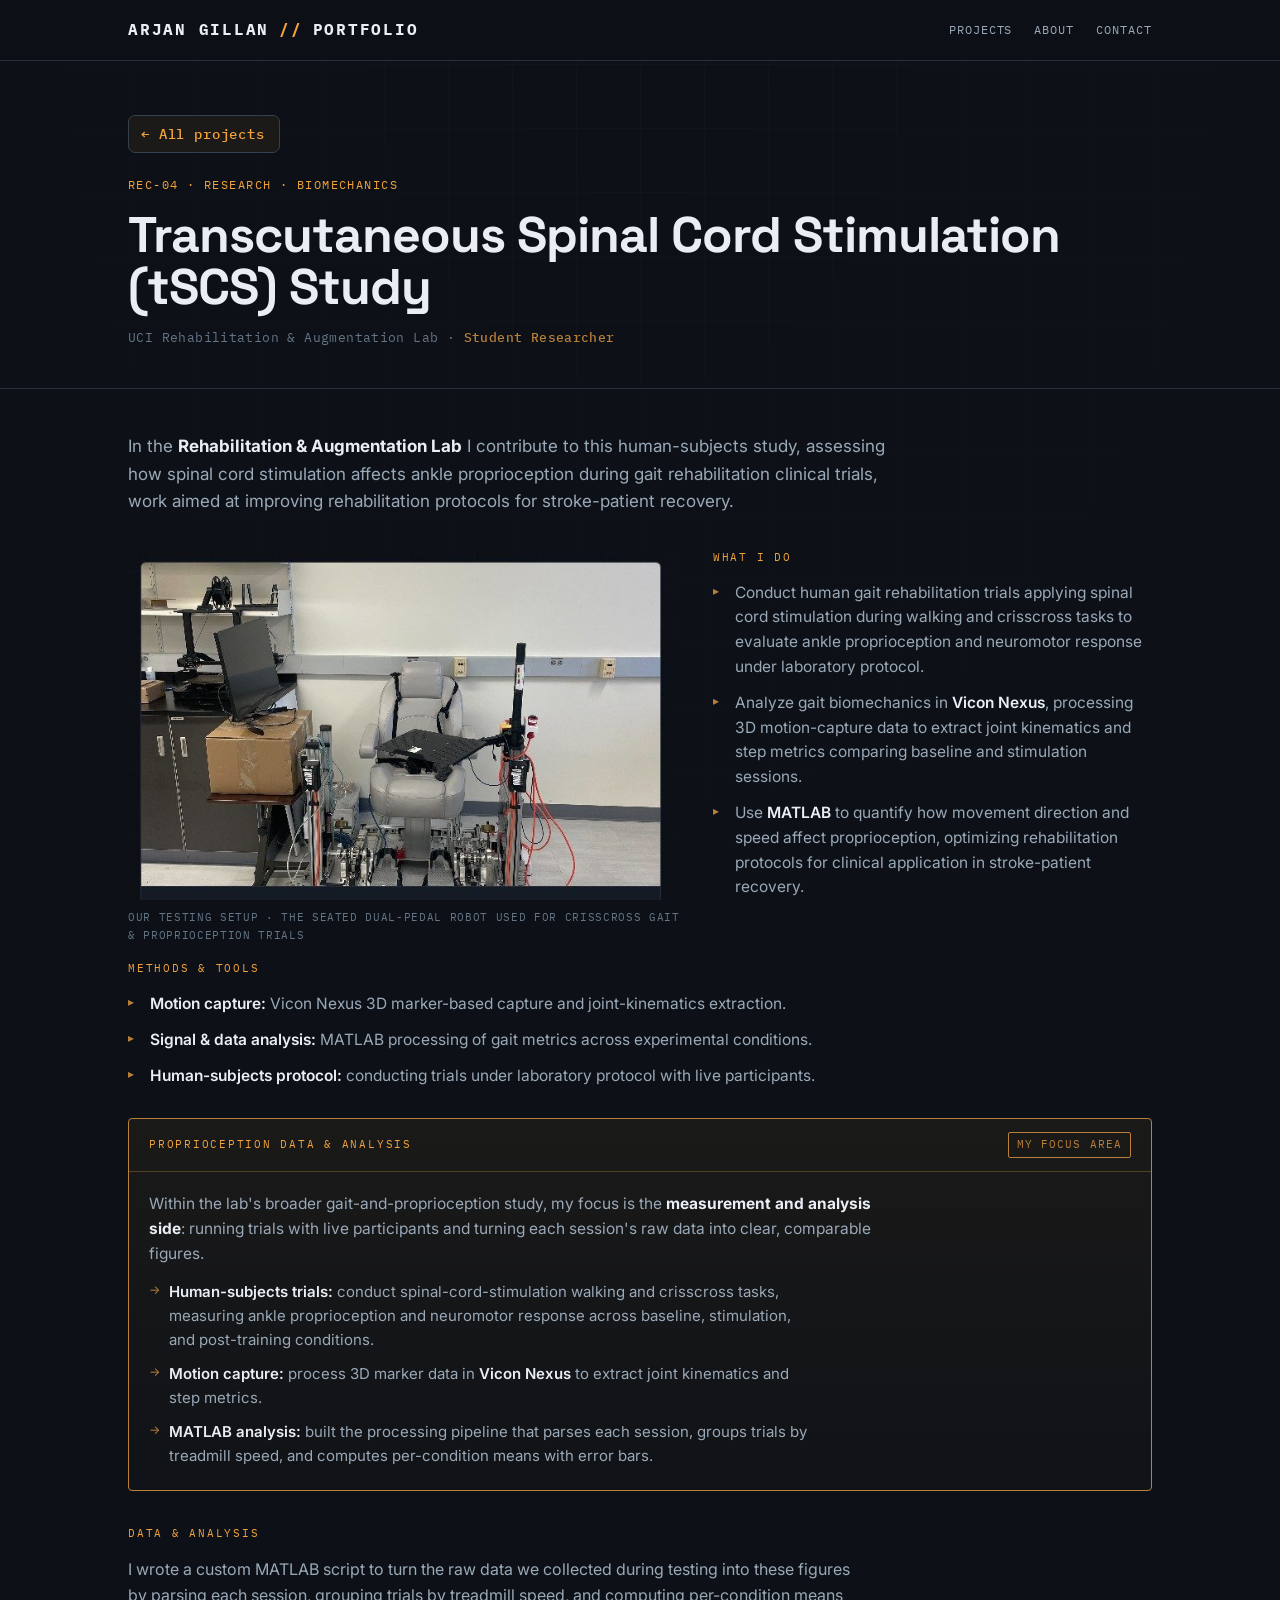
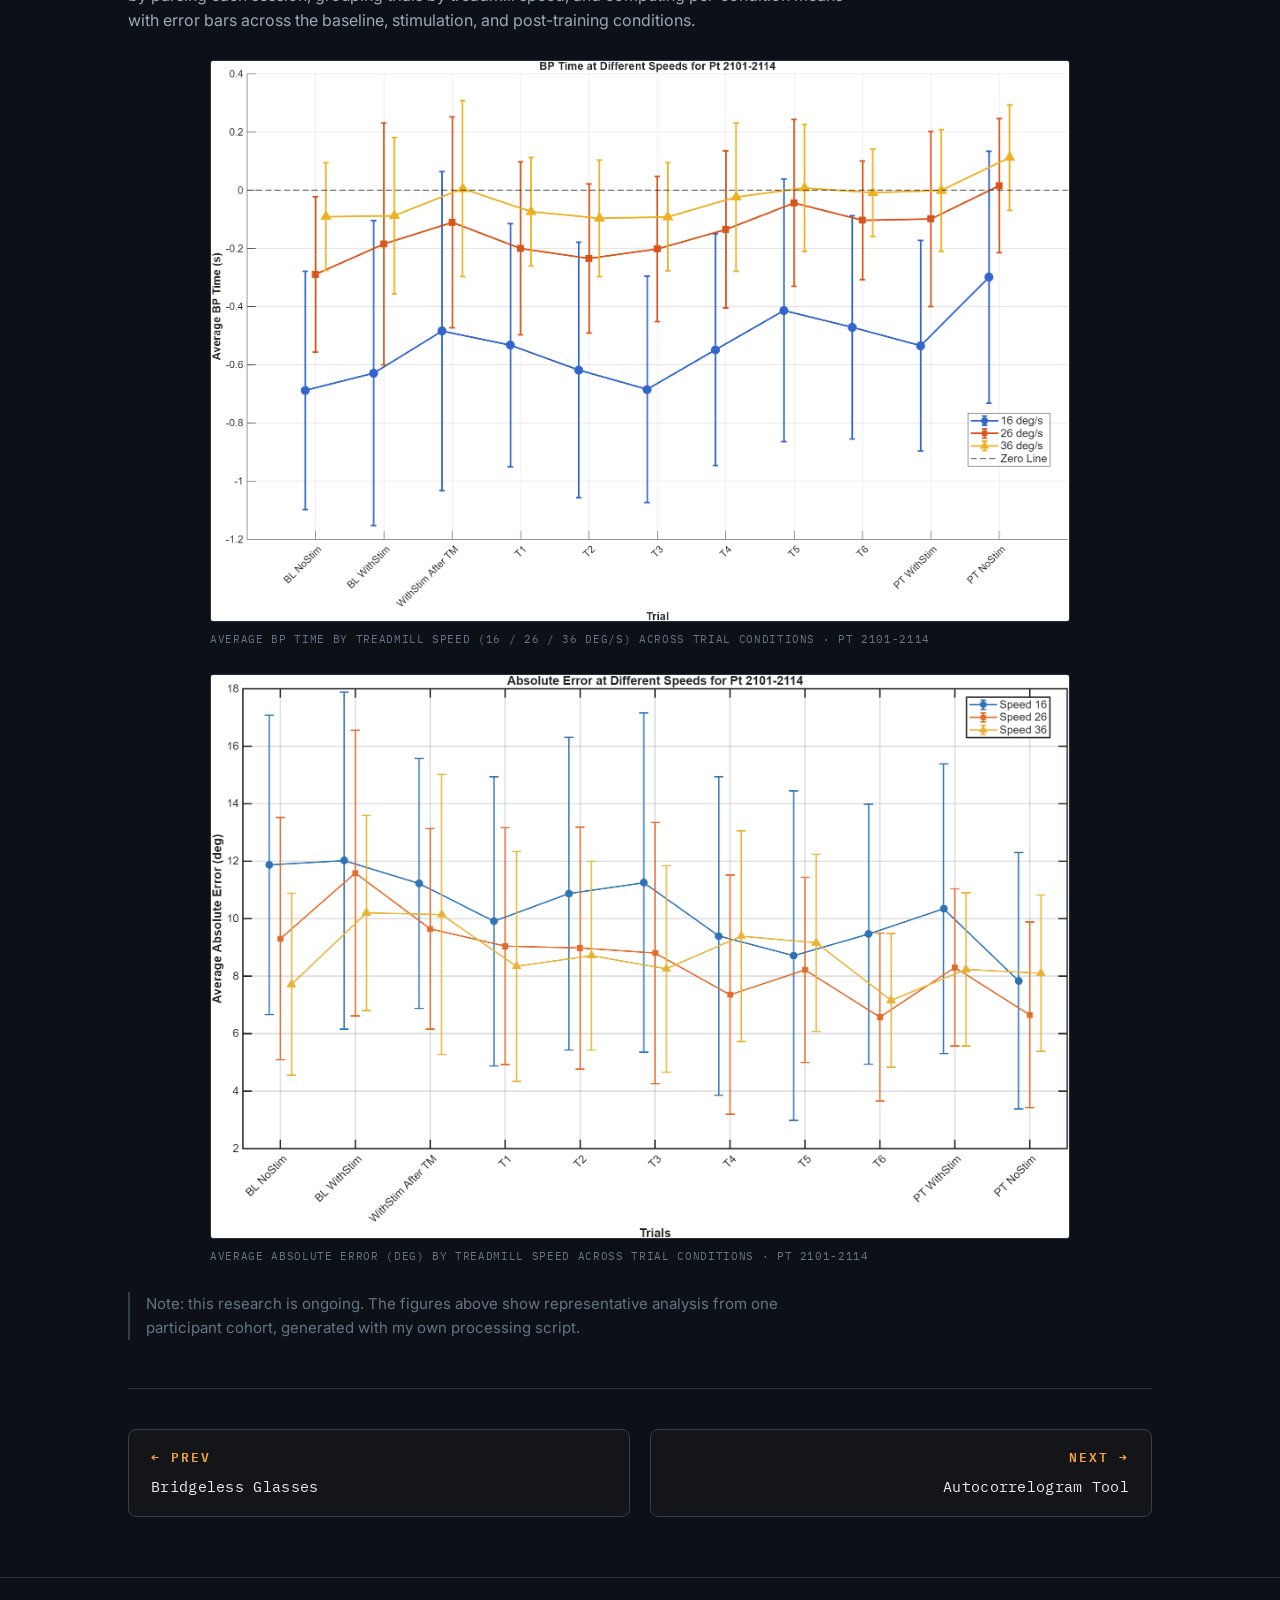
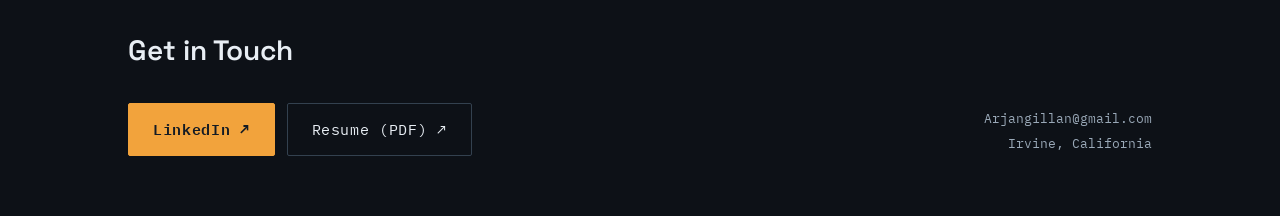
<file: projects/rehab-research.html>
<!DOCTYPE html>
<html lang="en">
<head>
<meta charset="UTF-8">
<meta name="viewport" content="width=device-width, initial-scale=1.0">
<title>Transcutaneous Spinal Cord Stimulation (tSCS) Study — Arjan Singh Gillan</title>
<meta name="description" content="Student researcher in the UCI Rehabilitation & Augmentation Lab: Vicon motion capture, gait biomechanics, and MATLAB analysis of proprioception.">
<link rel="preconnect" href="https://fonts.googleapis.com">
<link rel="preconnect" href="https://fonts.gstatic.com" crossorigin>
<link href="https://fonts.googleapis.com/css2?family=Space+Grotesk:wght@400;500;600;700&family=IBM+Plex+Mono:wght@400;500;600&family=Inter:wght@400;500;600&display=swap" rel="stylesheet">
<link rel="stylesheet" href="../assets/style.css">
<style>
  figure.rig img{max-height:560px;width:auto;max-width:100%;margin:0 auto;display:block;background:#0a0e13}
</style>
<link rel="icon" type="image/png" href="../assets/favicon.png">
<link rel="apple-touch-icon" href="../assets/favicon.png">
<meta name="theme-color" content="#0d1117">
<!-- Social preview (Open Graph/Twitter) — update the domain when you deploy -->
<meta property="og:type" content="website">
<meta property="og:site_name" content="Arjan Singh Gillan">
<meta property="og:title" content="Transcutaneous Spinal Cord Stimulation (tSCS) Study — Arjan Singh Gillan">
<meta property="og:description" content="Student researcher in the UCI Rehabilitation & Augmentation Lab: Vicon motion capture, gait biomechanics, and MATLAB analysis of proprioception.">
<meta property="og:image" content="https://arjangillan.github.io/assets/og-image.png">
<meta property="og:url" content="https://arjangillan.github.io/projects/rehab-research.html">
<meta name="twitter:card" content="summary_large_image">
<meta name="twitter:title" content="Transcutaneous Spinal Cord Stimulation (tSCS) Study — Arjan Singh Gillan">
<meta name="twitter:description" content="Student researcher in the UCI Rehabilitation & Augmentation Lab: Vicon motion capture, gait biomechanics, and MATLAB analysis of proprioception.">
<meta name="twitter:image" content="https://arjangillan.github.io/assets/og-image.png">
</head>
<body>

<div class="nav">
  <div class="wrap">
    <a class="brand" href="../index.html">ARJAN GILLAN <span class="blip">//</span> PORTFOLIO</a>
    <div class="links">
      <a href="../index.html#projects">PROJECTS</a>
      <a href="../index.html#about" class="hide-sm">ABOUT</a>
      <a href="../index.html#contact">CONTACT</a>
    </div>
  </div>
</div>

<header class="proj-hero">
  <div class="wrap">
    <a class="crumb" href="../index.html#projects">← All projects</a>
    <div class="code">REC-04 · RESEARCH · BIOMECHANICS</div>
    <h1>Transcutaneous Spinal Cord Stimulation (tSCS) Study</h1>
    <div class="role">UCI Rehabilitation &amp; Augmentation Lab · <b>Student Researcher</b></div>
  </div>
</header>

<main class="proj-body">
  <div class="wrap">
    <p class="lead reveal">
      In the <b>Rehabilitation &amp; Augmentation Lab</b> I contribute to this human-subjects study,
      assessing how spinal cord stimulation affects ankle proprioception during gait rehabilitation
      clinical trials, work aimed at improving rehabilitation protocols for stroke-patient recovery.
    </p>

    <figure class="media-real reveal" style="width:54%;max-width:600px">
      <img loading="lazy" src="../assets/rehab-setup.jpg" alt="Seated dual-pedal robotic rig used for crisscross gait and proprioception testing in the lab" style="border:0">
      <figcaption>OUR TESTING SETUP · THE SEATED DUAL-PEDAL ROBOT USED FOR CRISSCROSS GAIT &amp; PROPRIOCEPTION TRIALS</figcaption>
    </figure>

    <div class="subhead reveal">What I Do</div>
    <ul class="plist reveal">
      <li>Conduct human gait rehabilitation trials applying spinal cord stimulation during walking and crisscross tasks to evaluate ankle proprioception and neuromotor response under laboratory protocol.</li>
      <li>Analyze gait biomechanics in <b>Vicon Nexus</b>, processing 3D motion-capture data to extract joint kinematics and step metrics comparing baseline and stimulation sessions.</li>
      <li>Use <b>MATLAB</b> to quantify how movement direction and speed affect proprioception, optimizing rehabilitation protocols for clinical application in stroke-patient recovery.</li>
    </ul>

    <div class="subhead reveal" style="clear:both">Methods &amp; Tools</div>
    <ul class="plist reveal">
      <li><b>Motion capture:</b> Vicon Nexus 3D marker-based capture and joint-kinematics extraction.</li>
      <li><b>Signal &amp; data analysis:</b> MATLAB processing of gait metrics across experimental conditions.</li>
      <li><b>Human-subjects protocol:</b> conducting trials under laboratory protocol with live participants.</li>
    </ul>

    <div class="focus reveal">
      <div class="fhead">Proprioception Data &amp; Analysis <span class="tagme">My focus area</span></div>
      <div class="fbody">
        <p>
          Within the lab's broader gait-and-proprioception study, my focus is the
          <b>measurement and analysis side</b>: running trials with live participants and turning each
          session's raw data into clear, comparable figures.
        </p>
        <ul>
          <li><b>Human-subjects trials:</b> conduct spinal-cord-stimulation walking and crisscross tasks, measuring ankle proprioception and neuromotor response across baseline, stimulation, and post-training conditions.</li>
          <li><b>Motion capture:</b> process 3D marker data in <b>Vicon Nexus</b> to extract joint kinematics and step metrics.</li>
          <li><b>MATLAB analysis:</b> built the processing pipeline that parses each session, groups trials by treadmill speed, and computes per-condition means with error bars.</li>
        </ul>
      </div>
    </div>

    <div class="subhead reveal">Data &amp; Analysis</div>
    <p class="plist reveal" style="color:var(--ink-dim);max-width:74ch;margin-bottom:6px">
      I wrote a custom MATLAB script to turn the raw data we collected during testing into these
      figures by parsing each session, grouping trials by treadmill speed, and computing per-condition
      means with error bars across the baseline, stimulation, and post-training conditions.
    </p>

    <figure class="media-real wide reveal" style="max-width:860px;margin:26px auto 14px">
      <img loading="lazy" src="../assets/rehab-bp-time.png" alt="Line plot of average BP time at 16, 26, and 36 deg/s across trials for participants 2101-2114">
      <figcaption>AVERAGE BP TIME BY TREADMILL SPEED (16 / 26 / 36 DEG/S) ACROSS TRIAL CONDITIONS · PT 2101-2114</figcaption>
    </figure>

    <figure class="media-real wide reveal" style="max-width:860px;margin:26px auto 14px">
      <img loading="lazy" src="../assets/rehab-abs-error.png" alt="Line plot of average absolute error at 16, 26, and 36 deg/s across trials for participants 2101-2114">
      <figcaption>AVERAGE ABSOLUTE ERROR (DEG) BY TREADMILL SPEED ACROSS TRIAL CONDITIONS · PT 2101-2114</figcaption>
    </figure>

    <p class="lead reveal" style="margin-top:26px;font-size:15px;color:var(--ink-faint);border-left:2px solid var(--line-bright);padding-left:16px;max-width:74ch">
      Note: this research is ongoing. The figures above show representative analysis from one
      participant cohort, generated with my own processing script.
    </p>

    <div class="pager">
      <a class="prev" href="macgyver.html"><span class="lbl">← PREV</span>Bridgeless Glasses</a>
      <a class="next" href="autocorrelogram.html"><span class="lbl">NEXT →</span>Autocorrelogram Tool</a>

    </div>
  </div>
</main>

<footer style="border-top:1px solid var(--line)">
  <div class="wrap">
    <div>
      <div class="big">Get in Touch</div>
      <div class="hero-links">
        <a class="btn primary" href="https://www.linkedin.com/in/arjan-gillan/" target="_blank" rel="noopener">LinkedIn ↗</a>
        <a class="btn" href="../assets/Arjan_Singh_Gillan_Resume.pdf" target="_blank" rel="noopener">Resume (PDF) ↗</a>
      </div>
    </div>
    <div class="contact">
      <div><a href="mailto:Arjangillan@gmail.com">Arjangillan@gmail.com</a></div>
      <div>Irvine, California</div>
    </div>
  </div>
</footer>

<script>
  const io=new IntersectionObserver((es)=>{es.forEach(e=>{if(e.isIntersecting){e.target.classList.add('in');io.unobserve(e.target)}})},{threshold:.1});
  document.querySelectorAll('.reveal').forEach(el=>io.observe(el));
</script>
</body>
</html>
</file>
<file: assets/style.css>
:root{
  --bg:#0d1117;
  --panel:#141b24;
  --panel-2:#1a232e;
  --line:#26313d;
  --line-bright:#33414f;
  --ink:#e8eef4;
  --ink-dim:#9aa9b8;
  --ink-faint:#647587;
  --signal:#f2a33c;
  --signal-dim:#b9803a;
  --ok:#4fb286;
  --mono:'IBM Plex Mono',ui-monospace,monospace;
  --display:'Space Grotesk',system-ui,sans-serif;
  --body:'Inter',system-ui,sans-serif;
  --maxw:1080px;
}
*{box-sizing:border-box;margin:0;padding:0}
html{scroll-behavior:smooth}
@media (prefers-reduced-motion:reduce){html{scroll-behavior:auto}*{animation:none!important;transition:none!important}}

/* ---------- page transitions (cross-document navigation) ---------- */
@view-transition{navigation:auto}
@media (prefers-reduced-motion:reduce){@view-transition{navigation:none}}
@supports not (view-transition-name:none){
  @keyframes pageIn{from{opacity:0;transform:translateY(7px)}to{opacity:1;transform:none}}
  body{animation:pageIn .4s ease both}
}
body{background:var(--bg);color:var(--ink);font-family:var(--body);line-height:1.6;-webkit-font-smoothing:antialiased;overflow-x:hidden}
body::before{content:"";position:fixed;inset:0;z-index:0;pointer-events:none;
  background-image:linear-gradient(var(--line) 1px,transparent 1px),linear-gradient(90deg,var(--line) 1px,transparent 1px);
  background-size:64px 64px;opacity:.16;mask-image:radial-gradient(ellipse at 50% 0%,#000 0%,transparent 80%)}
.wrap{max-width:var(--maxw);margin:0 auto;padding:0 28px;position:relative;z-index:1}
a{color:inherit}

/* eyebrow */
.eyebrow{font-family:var(--mono);font-size:11px;letter-spacing:.24em;text-transform:uppercase;color:var(--signal);font-weight:500;display:inline-flex;align-items:center;gap:9px}
.eyebrow::before{content:"";width:22px;height:1px;background:var(--signal);display:inline-block}

/* ---------- nav bar (shared) ---------- */
.nav{position:sticky;top:0;z-index:50;background:rgba(13,17,23,.86);backdrop-filter:blur(10px);border-bottom:1px solid var(--line);font-family:var(--mono);font-size:12px}
.nav .wrap{display:flex;justify-content:space-between;align-items:center;height:60px}
.nav .brand{display:inline-flex;align-items:center;gap:10px;color:var(--ink);font-weight:700;font-size:16px;letter-spacing:.11em;text-decoration:none;transition:color .18s}
.nav .brand:hover{color:#fff}
.nav .brand img{height:20px;width:auto;opacity:.92}
.nav .brand .blip{color:var(--signal);font-weight:700}
.nav .links{display:flex;gap:22px}
.nav .links a{color:var(--ink-dim);text-decoration:none;letter-spacing:.08em;transition:color .18s;position:relative}
.nav .links a:hover,.nav .links a.active{color:var(--signal)}
@media(max-width:600px){.nav .links{gap:15px}.nav .links a.hide-sm{display:none}.nav .brand{font-size:13px;letter-spacing:.07em}}

/* ---------- hero (home) ---------- */
.hero{padding:84px 0 60px;border-bottom:1px solid var(--line)}
.hero .wrap{display:flex;align-items:center;gap:52px}
.hero-text{flex:1;min-width:0}
.hero-avatar{width:clamp(190px,26vw,260px);aspect-ratio:1;flex-shrink:0;border-radius:6px;object-fit:cover;object-position:center 25%;border:1px solid var(--line);display:block}
@media(max-width:720px){.hero .wrap{flex-direction:column-reverse;align-items:flex-start;gap:32px}.hero-avatar{width:150px}}
.hero h1{font-family:var(--display);font-weight:700;letter-spacing:-.02em;font-size:clamp(38px,7vw,74px);line-height:1.02;margin:20px 0 0}
.hero h1 .sub{display:block;color:var(--ink-dim);font-weight:500;font-size:clamp(17px,2.4vw,24px);letter-spacing:0;margin-top:18px;max-width:32ch}
.hero-meta{margin-top:34px;display:flex;flex-wrap:wrap;gap:10px 26px;font-family:var(--mono);font-size:12.5px;color:var(--ink-faint)}
.hero-meta span{display:inline-flex;align-items:center;gap:8px}
.hero-meta b{color:var(--ink-dim);font-weight:500}
.hero-meta .dot{width:6px;height:6px;border-radius:50%;background:var(--ok);box-shadow:0 0 8px var(--ok)}
.hero-links{margin-top:30px;display:flex;flex-wrap:wrap;gap:12px}
.btn{font-family:var(--mono);font-size:14.5px;letter-spacing:.045em;text-decoration:none;padding:14px 24px;border:1px solid var(--line-bright);border-radius:2px;color:var(--ink);display:inline-flex;align-items:center;gap:9px;transition:.18s;cursor:pointer}
.btn:hover{border-color:var(--signal);color:var(--signal)}
.btn.primary{background:var(--signal);color:#141b24;border-color:var(--signal);font-weight:600}
.btn.primary:hover{background:transparent;color:var(--signal)}

/* ---------- sections ---------- */
section{padding:66px 0;border-bottom:1px solid var(--line)}
.sec-head{display:flex;align-items:baseline;justify-content:space-between;gap:20px;margin-bottom:38px}
.sec-head h2{font-family:var(--display);font-weight:600;font-size:clamp(24px,3.4vw,34px);letter-spacing:-.01em}
.sec-head .index{font-family:var(--mono);font-size:12px;color:var(--ink-faint);letter-spacing:.1em}

/* ---------- projects grid (home) ---------- */
.grid{display:grid;grid-template-columns:repeat(2,1fr);gap:18px}
@media(max-width:720px){.grid{grid-template-columns:1fr}}
.card{display:flex;flex-direction:column;background:var(--panel);border:1px solid var(--line);border-radius:5px;overflow:hidden;text-decoration:none;color:inherit;transition:.2s}
.card:hover{border-color:var(--signal-dim);transform:translateY(-3px)}
.card .thumb{aspect-ratio:16/10;background:#0a0e13;overflow:hidden;position:relative;border-bottom:1px solid var(--line)}
.card .thumb img{width:100%;height:100%;object-fit:cover;display:block;transition:transform .3s}
.card .thumb img.contain{object-fit:contain;background:#eef1f4}
.card:hover .thumb img{transform:scale(1.03)}
.card .cbody{padding:18px 20px 20px;display:flex;flex-direction:column;flex:1}
.card .code{font-family:var(--mono);font-size:11px;letter-spacing:.1em;color:var(--signal);margin-bottom:9px;display:flex;justify-content:space-between;align-items:center}
.card .code .st{color:var(--ink-faint)}
.card h3{font-family:var(--display);font-weight:600;font-size:20px;letter-spacing:-.01em;margin-bottom:7px;line-height:1.2}
.card p{color:var(--ink-dim);font-size:14.5px;margin-bottom:14px;flex:1}
.card .go{font-family:var(--mono);font-size:12px;color:var(--ink-dim);letter-spacing:.04em}
.card:hover .go{color:var(--signal)}

/* ---------- about summary (home) ---------- */
.about-grid{display:grid;grid-template-columns:1.4fr 1fr;gap:44px}
@media(max-width:760px){.about-grid{grid-template-columns:1fr;gap:30px}}
.about p{color:var(--ink-dim);font-size:16px;max-width:62ch;margin-bottom:16px}
.about p b{color:var(--ink)}
.spec-list{border:1px solid var(--line);border-radius:4px;background:var(--panel);overflow:hidden;align-self:start}
.spec-list .row{display:flex;justify-content:space-between;gap:16px;padding:12px 18px;border-bottom:1px solid var(--line);font-family:var(--mono);font-size:12.5px}
.spec-list .row:last-child{border-bottom:0}
.spec-list .row .k{color:var(--ink-faint);letter-spacing:.06em}
.spec-list .row .v{color:var(--ink);text-align:right}

/* ---------- project page ---------- */
.proj-hero{padding:54px 0 40px;border-bottom:1px solid var(--line)}
.crumb{font-family:var(--mono);font-size:14px;font-weight:500;letter-spacing:.06em;color:var(--signal);margin-bottom:22px;display:inline-flex;align-items:center;gap:9px;text-decoration:none;padding:7px 14px 7px 12px;border:1px solid var(--line-bright);border-radius:7px;background:rgba(242,163,60,.06);transition:background .18s,border-color .18s}
.crumb:hover{background:rgba(242,163,60,.14);border-color:var(--signal)}
.proj-hero .code{font-family:var(--mono);font-size:12px;letter-spacing:.12em;color:var(--signal);margin-bottom:14px}
.proj-hero h1{font-family:var(--display);font-weight:700;letter-spacing:-.02em;font-size:clamp(30px,5vw,50px);line-height:1.05;margin-bottom:14px}
.proj-hero .role{font-family:var(--mono);font-size:13px;color:var(--ink-faint);letter-spacing:.03em}
.proj-hero .role b{color:var(--signal-dim);font-weight:500}
.proj-body{padding:44px 0 60px}
.proj-body .lead{color:var(--ink-dim);font-size:17px;max-width:70ch;margin-bottom:30px}
.proj-body .lead b{color:var(--ink)}

/* readout */
.readout{display:grid;grid-template-columns:repeat(4,1fr);gap:1px;background:var(--line);border:1px solid var(--line);border-radius:3px;margin-bottom:30px}
.readout .cell{background:var(--panel);padding:16px}
.readout .k{font-family:var(--mono);font-size:10.5px;letter-spacing:.14em;text-transform:uppercase;color:var(--ink-faint);margin-bottom:7px}
.readout .v{font-family:var(--display);font-size:23px;font-weight:600;color:var(--ink);line-height:1}
.readout .v small{font-size:12px;color:var(--ink-dim);font-weight:500}
@media(max-width:720px){.readout{grid-template-columns:repeat(2,1fr)}}

/* mission chips */
.chips{display:flex;flex-wrap:wrap;gap:8px;margin:0 0 26px}
.chips .m{font-family:var(--mono);font-size:11px;letter-spacing:.06em;color:var(--ink-dim);border:1px solid var(--line-bright);border-radius:2px;padding:6px 11px}
.chips .m span{color:var(--signal-dim)}

/* subhead + lists */
.subhead{font-family:var(--mono);font-size:11px;letter-spacing:.16em;text-transform:uppercase;color:var(--signal);margin:34px 0 14px}
.plist{list-style:none;display:grid;gap:11px}
.plist li{position:relative;padding-left:22px;color:var(--ink-dim);font-size:15.5px;max-width:76ch}
.plist li::before{content:"▸";position:absolute;left:0;top:0;color:var(--signal-dim);font-size:12px}
.plist li b{color:var(--ink);font-weight:600}
.plist code,p code{font-family:var(--mono);font-size:13px;background:rgba(242,163,60,.1);color:var(--signal);padding:1px 5px;border-radius:2px}

/* focus block */
.focus{margin:30px 0 8px;border:1px solid var(--signal-dim);border-radius:4px;overflow:hidden;background:linear-gradient(180deg,rgba(242,163,60,.06),rgba(242,163,60,.015))}
.focus .fhead{display:flex;align-items:center;gap:10px;padding:13px 20px;border-bottom:1px solid rgba(242,163,60,.28);font-family:var(--mono);font-size:11px;letter-spacing:.16em;text-transform:uppercase;color:var(--signal)}
.focus .fhead .tagme{margin-left:auto;color:var(--signal-dim);border:1px solid var(--signal-dim);border-radius:2px;padding:3px 8px;letter-spacing:.1em}
.focus .fbody{padding:20px 20px 22px}
.focus .fbody p{color:var(--ink-dim);font-size:15.5px;max-width:74ch;margin-bottom:14px}
.focus .fbody p:last-child{margin-bottom:0}
.focus .fbody p b{color:var(--ink)}
.focus .fbody ul{list-style:none;display:grid;gap:10px;margin-top:4px}
.focus .fbody ul li{position:relative;padding-left:20px;color:var(--ink-dim);font-size:15px;max-width:74ch}
.focus .fbody ul li::before{content:"→";position:absolute;left:0;color:var(--signal-dim);font-size:12px}
.focus .fbody ul li b{color:var(--ink);font-weight:600}
.focus .fbody .fnote{font-size:13.5px;color:var(--ink-faint);margin-top:16px;padding-top:14px;border-top:1px solid rgba(242,163,60,.16)}

/* media */
.gallery{display:grid;grid-template-columns:1.35fr 1fr;gap:14px;margin:30px 0 8px}
.gallery.equal{grid-template-columns:1fr 1fr}
@media(max-width:640px){.gallery{grid-template-columns:1fr}}
.gallery figure{margin:0}
.gallery img{width:100%;display:block;border:1px solid var(--line);border-radius:3px;background:#0a0e13}
.gallery .cad img{object-fit:contain;background:#eef1f4}
.gallery figcaption{font-family:var(--mono);font-size:10.5px;letter-spacing:.06em;color:var(--ink-faint);margin-top:8px;text-transform:uppercase}
figure.media-real{margin:20px 0 8px}
figure.media-real img{width:100%;display:block;border:1px solid var(--line);border-radius:3px;background:#eef1f4}
figure.media-real figcaption{font-family:var(--mono);font-size:11px;letter-spacing:.06em;color:var(--ink-faint);margin-top:9px}
.poster-fig a{display:block}
.poster-fig img{cursor:zoom-in;transition:filter .2s}
.poster-fig a:hover img{filter:brightness(1.04)}
/* Project photos/figures float so body text wraps beside them (posters stay full-width) */
.proj-body figure.media-real:not(.poster-fig):not(.wide){float:left;width:44%;max-width:460px;margin:6px 32px 16px 0;clear:both}
.proj-body .chips,.proj-body .readout,.proj-body .focus,.proj-body .gallery,.proj-body .video-embed,.proj-body .local-video,.proj-body .video-cap,.proj-body .plinks,.proj-body .pager,.proj-body figure.media-real.poster-fig,.proj-body figure.media-real.wide{clear:both}
@media(max-width:700px){.proj-body figure.media-real:not(.poster-fig):not(.wide){float:none;width:auto;max-width:none;margin:20px 0 8px}}
.video-embed{margin:30px 0 8px;position:relative;width:100%;aspect-ratio:16/9;border:1px solid var(--line);border-radius:3px;overflow:hidden;background:#000}
.video-embed iframe{position:absolute;inset:0;width:100%;height:100%;border:0}
.local-video{margin:30px 0 8px;border:1px solid var(--line);border-radius:3px;overflow:hidden;background:#000}
.local-video video{width:100%;display:block}
.video-cap{font-family:var(--mono);font-size:11px;letter-spacing:.06em;color:var(--ink-faint);margin-top:9px}

/* project links row */
.plinks{margin-top:26px;display:flex;flex-wrap:wrap;gap:10px}
.plinks a{font-family:var(--mono);font-size:12px;letter-spacing:.03em;color:var(--ink-dim);text-decoration:none;border-bottom:1px solid var(--line-bright);padding-bottom:2px;transition:.18s}
.plinks a:hover{color:var(--signal);border-color:var(--signal)}

/* prev/next nav on project pages */
.pager{display:flex;justify-content:space-between;gap:18px;padding:40px 0 0;border-top:1px solid var(--line);margin-top:48px}
.pager a{display:flex;flex-direction:column;gap:7px;flex:1;max-width:49%;padding:17px 22px;border-width:1px;border-style:solid;border-color:var(--line-bright);border-radius:8px;background-color:rgba(242,163,60,.03);color:var(--ink);font-family:var(--mono);font-size:15px;letter-spacing:.02em;text-decoration:none;transition:border-color .18s,background-color .18s,transform .18s,box-shadow .18s}
.pager a:hover{border-color:var(--signal);background:rgba(242,163,60,.1);transform:translateY(-2px);box-shadow:0 6px 18px rgba(242,163,60,.08)}
.pager a .lbl{font-size:13px;font-weight:600;letter-spacing:.16em;text-transform:uppercase;color:var(--signal)}
.pager a.next{align-items:flex-end;text-align:right;margin-left:auto}

/* footer */
footer{padding:50px 0 60px;border-bottom:0}
footer .wrap{display:flex;justify-content:space-between;align-items:flex-end;gap:24px;flex-wrap:wrap}
footer .big{font-family:var(--display);font-weight:600;font-size:clamp(20px,3vw,28px)}
footer .big a{color:var(--signal);text-decoration:none}
footer .contact{font-family:var(--mono);font-size:12.5px;color:var(--ink-dim);text-align:right;line-height:2}
footer .contact a{color:var(--ink-dim);text-decoration:none}
footer .contact a:hover{color:var(--signal)}
.sign{font-family:var(--mono);font-size:11px;color:var(--ink-faint);letter-spacing:.1em;margin-top:24px}

/* reveal */
.reveal{opacity:0;transform:translateY(16px);transition:opacity .6s ease,transform .6s ease}
.reveal.in{opacity:1;transform:none}
</file>
